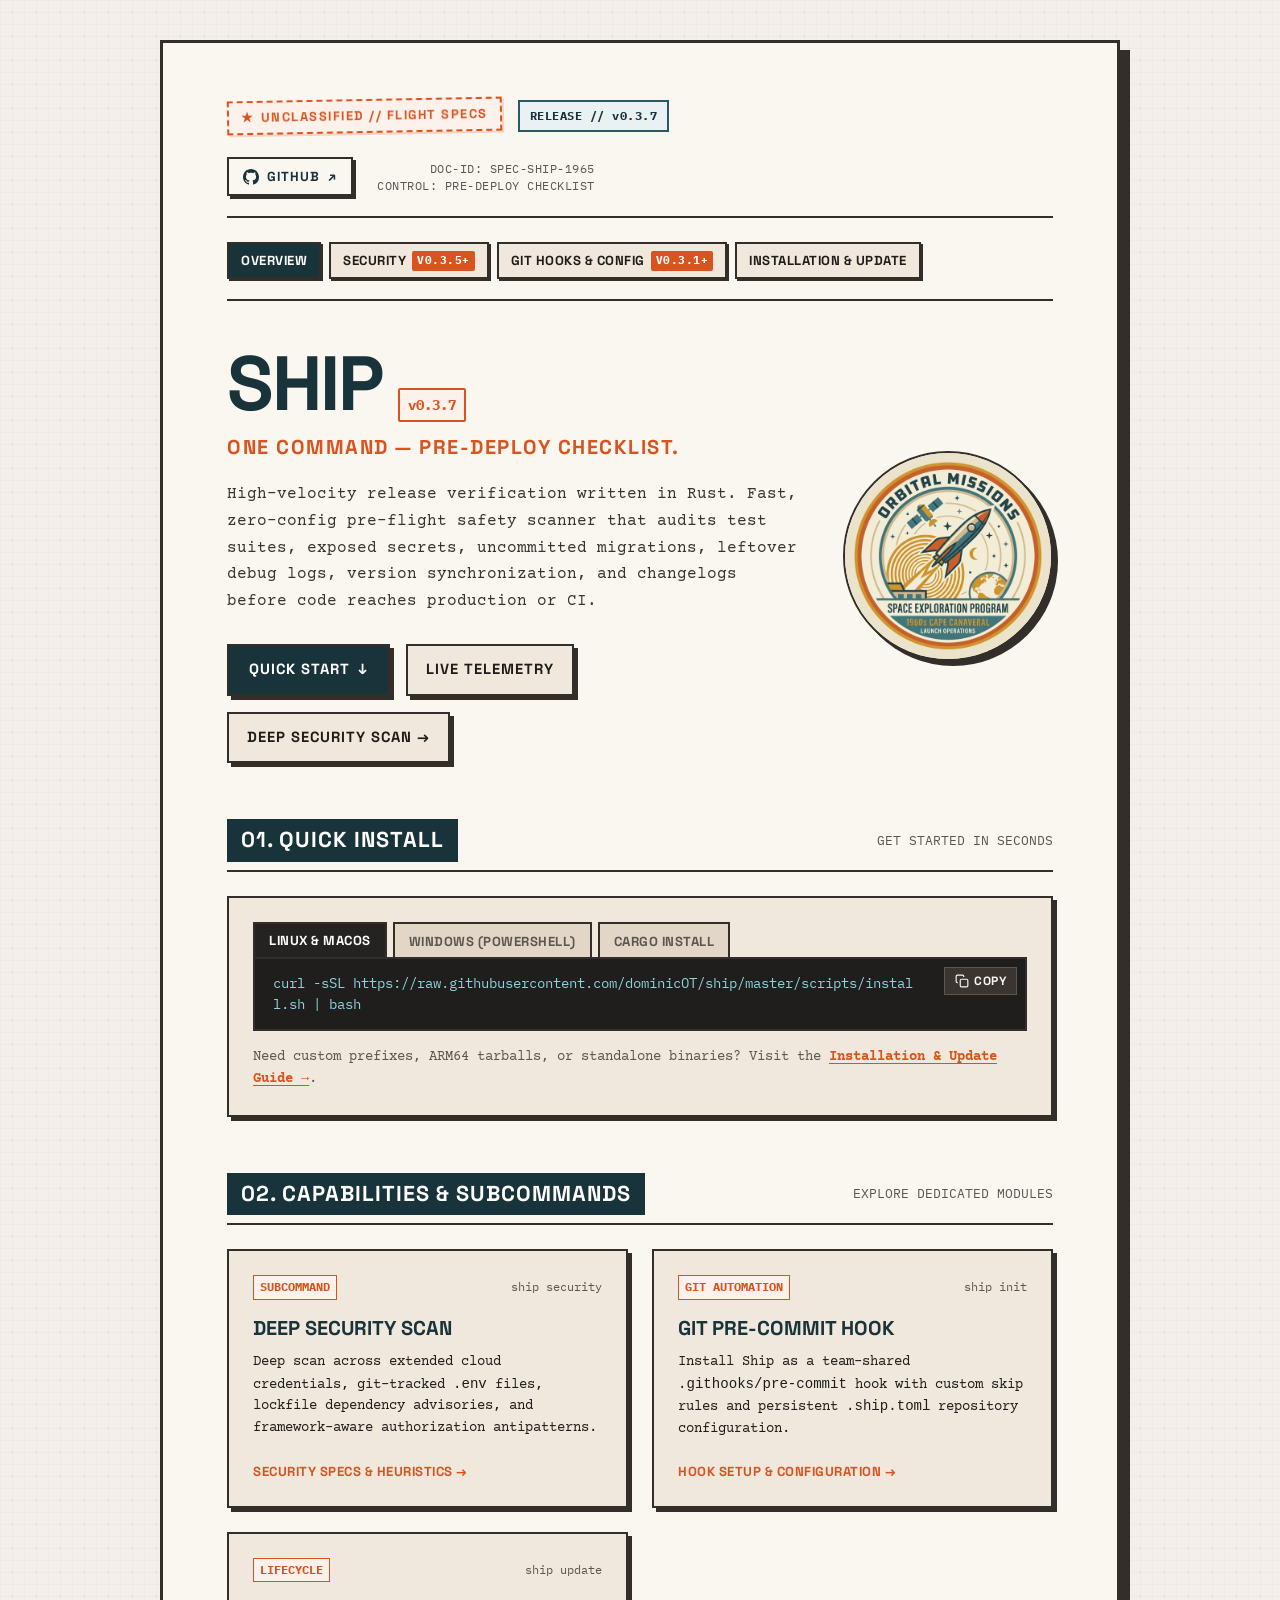
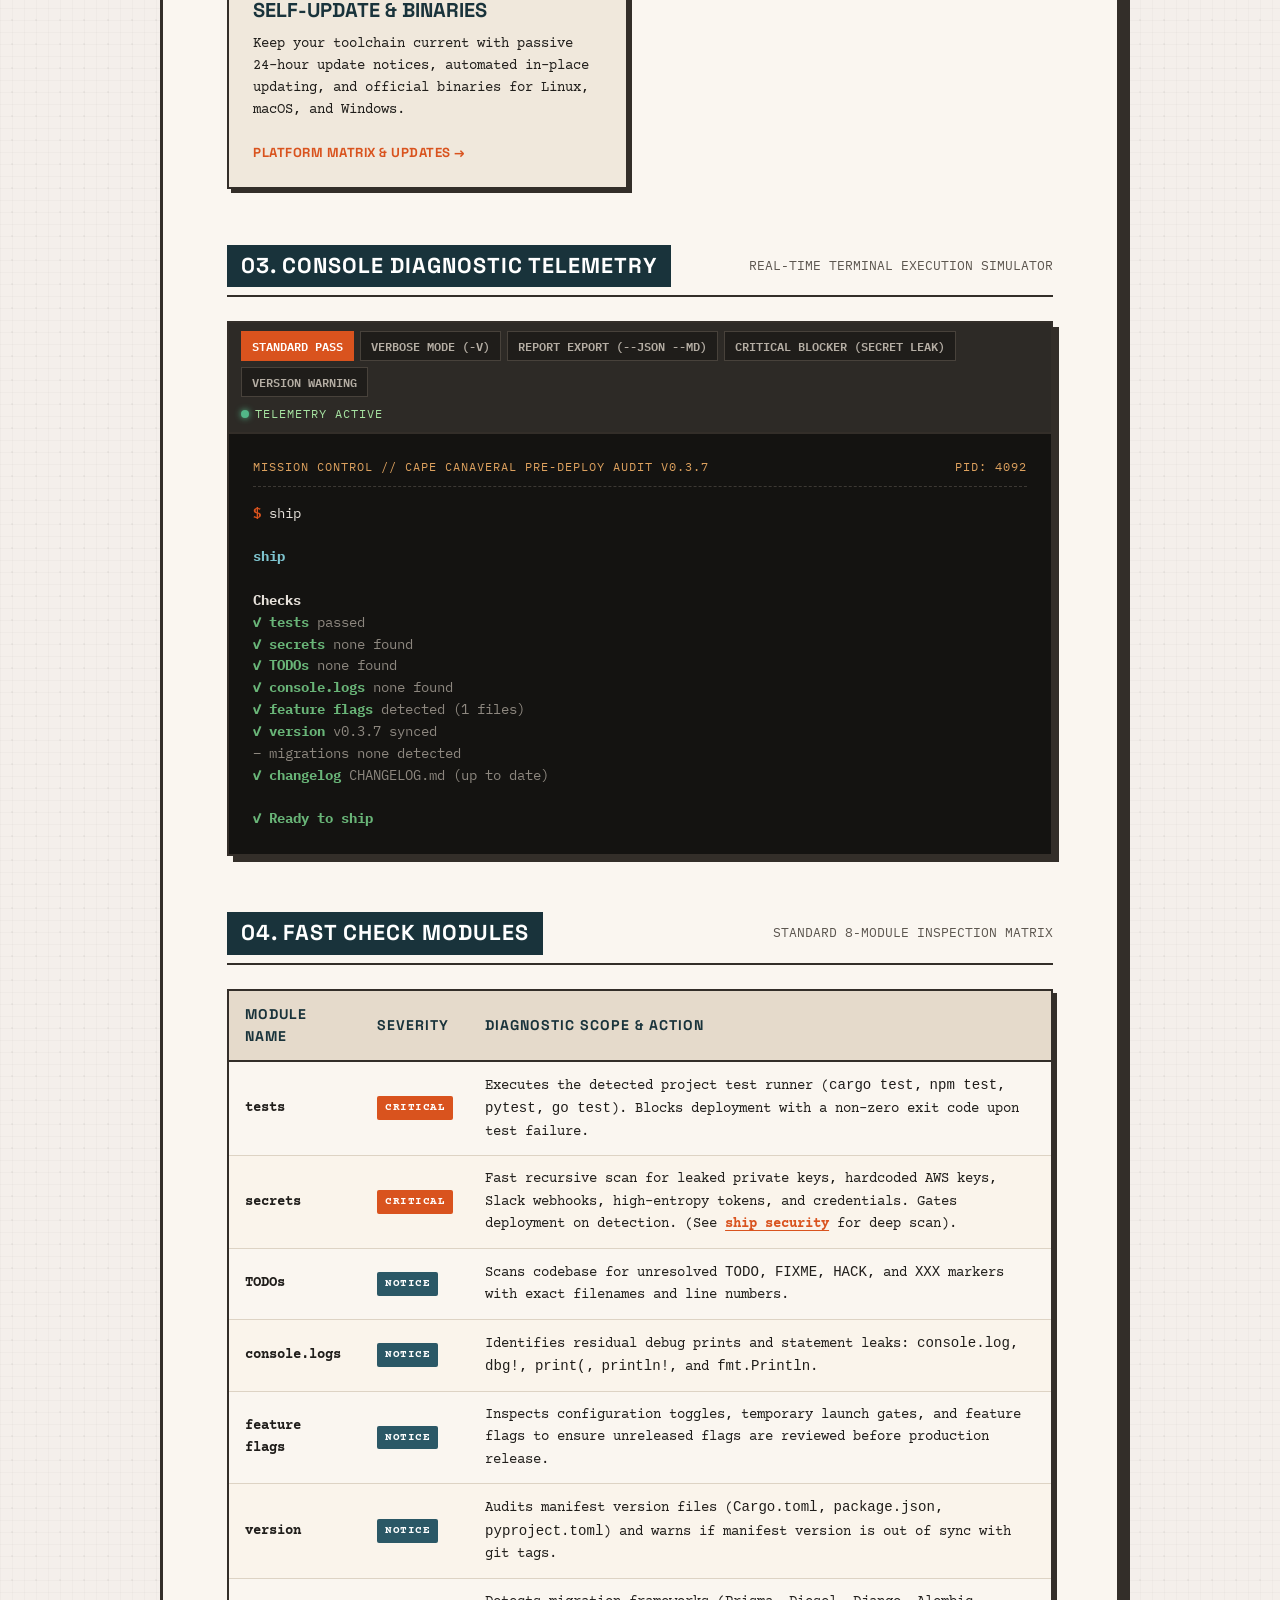
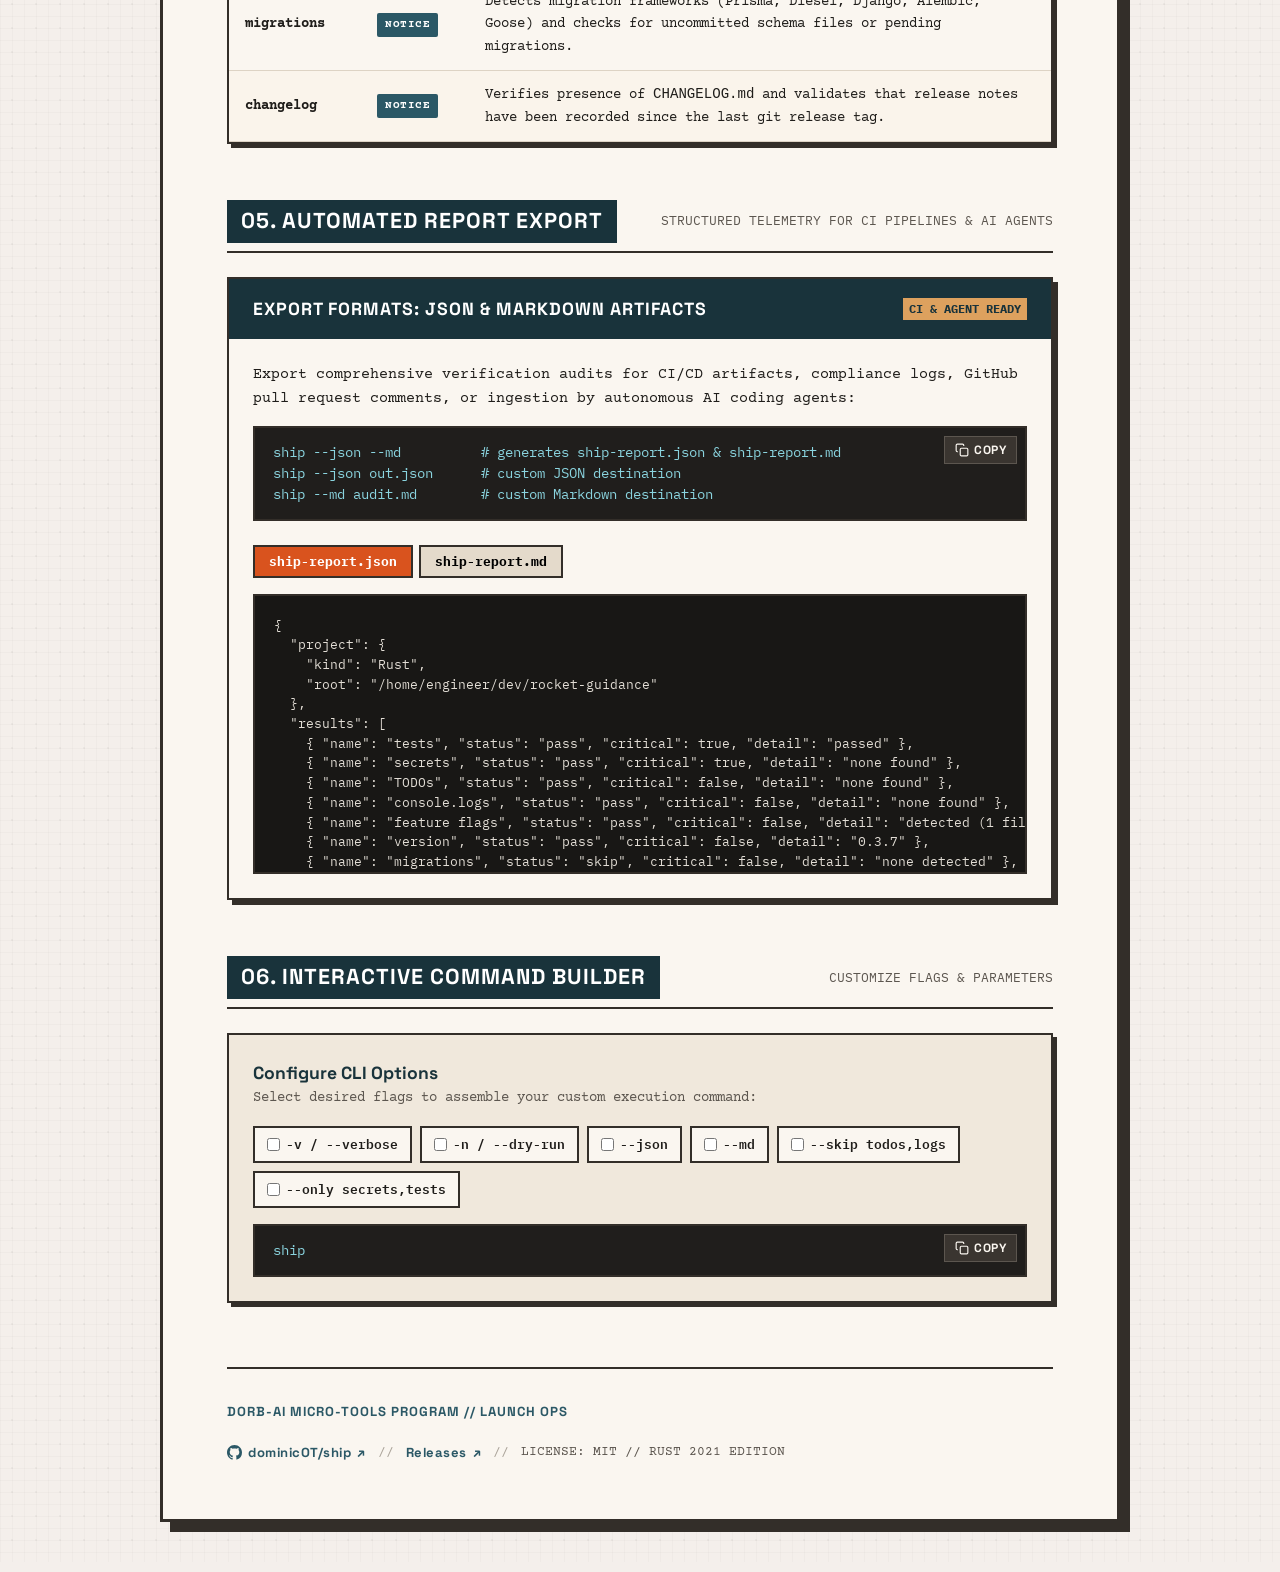
<file: web/index.html>
<!DOCTYPE html>
<html lang="en">
<head>
  <meta charset="UTF-8">
  <meta name="viewport" content="width=device-width, initial-scale=1.0">
  <title>SHIP — Pre-Flight Checklist CLI for Fast & Safe Deploys</title>
  <meta name="description" content="Ship is a fast pre-deploy checklist CLI written in Rust. Audit tests, secrets, TODOs, debug logs, feature flags, versions, migrations, and changelogs with JSON & Markdown export support.">
  
  <!-- Fonts -->
  <link rel="preconnect" href="https://fonts.googleapis.com">
  <link rel="preconnect" href="https://fonts.gstatic.com" crossorigin>
  <link href="https://fonts.googleapis.com/css2?family=Courier+Prime:ital,wght@0,400;0,700;1,400&family=IBM+Plex+Mono:ital,wght@0,400;0,500;0,600;0,700;1,400&family=Space+Grotesk:wght@500;600;700&display=swap" rel="stylesheet">
  <link rel="stylesheet" href="style.css">
</head>
<body>

  <main class="manual-wrapper">
    
    <!-- Top Bar / Document Header -->
    <header class="top-bar">
      <div class="top-bar-left">
        <span class="classification-stamp">
          <span>★</span>
          <span>Unclassified // Flight Specs</span>
        </span>
        <span class="version-stamp">RELEASE // v0.3.7</span>
      </div>
      <div class="top-bar-right">
        <a href="https://github.com/dominicOT/ship" target="_blank" rel="noopener noreferrer" class="github-pill" title="View ship on GitHub">
          <svg class="gh-icon" width="16" height="16" viewBox="0 0 24 24" fill="currentColor">
            <path d="M12 0C5.37 0 0 5.37 0 12c0 5.31 3.435 9.795 8.205 11.385.6.105.825-.255.825-.57 0-.285-.015-1.23-.015-2.235-3.015.555-3.795-.735-4.035-1.41-.135-.345-.72-1.41-1.23-1.695-.42-.225-1.02-.78-.015-.795.945-.015 1.62.87 1.845 1.23 1.08 1.815 2.805 1.305 3.495.99.105-.78.42-1.305.765-1.605-2.67-.3-5.46-1.335-5.46-5.925 0-1.305.465-2.385 1.23-3.225-.12-.3-.54-1.53.12-3.18 0 0 1.005-.315 3.3 1.23.96-.27 1.98-.405 3-.405s2.04.135 3 .405c2.295-1.56 3.3-1.23 3.3-1.23.66 1.65.24 2.88.12 3.18.765.84 1.23 1.905 1.23 3.225 0 4.605-2.805 5.625-5.475 5.925.435.375.81 1.095.81 2.22 0 1.605-.015 2.895-.015 3.3 0 .315.225.69.825.57A12.02 12.02 0 0024 12c0-6.63-5.37-12-12-12z"/>
          </svg>
          <span>GitHub</span>
          <span>↗</span>
        </a>
        <div class="meta-spec">
          <div>DOC-ID: SPEC-SHIP-1965</div>
          <div>CONTROL: PRE-DEPLOY CHECKLIST</div>
        </div>
      </div>
    </header>

    <!-- Navigation Menu -->
    <nav class="nav-bar">
      <a href="index.html" class="nav-link active">Overview</a>
      <a href="security.html" class="nav-link">Security <span class="nav-badge">v0.3.5+</span></a>
      <a href="hooks.html" class="nav-link">Git Hooks & Config <span class="nav-badge">v0.3.1+</span></a>
      <a href="install.html" class="nav-link">Installation & Update</a>
    </nav>

    <!-- Hero Section -->
    <section class="hero-grid">
      <div>
        <div class="brand-title-wrap">
          <h1 class="brand-title">SHIP</h1>
          <span class="brand-version-badge">v0.3.7</span>
        </div>
        <div class="tagline">One command — pre-deploy checklist.</div>
        <p class="hero-desc">
          High-velocity release verification written in Rust. Fast, zero-config pre-flight safety scanner that audits test suites, exposed secrets, uncommitted migrations, leftover debug logs, version synchronization, and changelogs before code reaches production or CI.
        </p>
        <div class="hero-cta-group">
          <a href="#quick-start" class="btn-primary">
            <span>Quick Start</span>
            <span>↓</span>
          </a>
          <a href="#telemetry" class="btn-secondary">
            <span>Live Telemetry</span>
          </a>
          <a href="security.html" class="btn-secondary">
            <span>Deep Security Scan →</span>
          </a>
        </div>
      </div>
      <div>
        <img src="badge.png" alt="Cape Canaveral Mission Launch Patch" class="badge-img">
      </div>
    </section>

    <!-- Quick Start Bar -->
    <div class="section-header" id="quick-start">
      <div class="section-title">01. Quick Install</div>
      <div class="section-subtitle">Get Started in Seconds</div>
    </div>

    <section class="manual-card">
      <div class="install-tab-nav">
        <button class="tab-btn active" onclick="switchQuickTab('curl', this)">Linux & macOS</button>
        <button class="tab-btn" onclick="switchQuickTab('ps1', this)">Windows (PowerShell)</button>
        <button class="tab-btn" onclick="switchQuickTab('cargo', this)">Cargo Install</button>
      </div>

      <div class="code-container">
        <pre class="code-snippet" id="quick-install-display">curl -sSL https://raw.githubusercontent.com/dominicOT/ship/master/scripts/install.sh | bash</pre>
        <button class="copy-btn" onclick="copySnippet('quick-install-display', this)">
          <svg width="14" height="14" viewBox="0 0 24 24" fill="none" stroke="currentColor" stroke-width="2">
            <rect x="9" y="9" width="13" height="13" rx="2" ry="2"></rect>
            <path d="M5 15H4a2 2 0 0 1-2-2V4a2 2 0 0 1 2-2h9a2 2 0 0 1 2 2v1"></path>
          </svg>
          <span class="copy-text">COPY</span>
        </button>
      </div>

      <div class="install-footer-note">
        Need custom prefixes, ARM64 tarballs, or standalone binaries? Visit the <a href="install.html" class="manual-inline-link">Installation & Update Guide →</a>.
      </div>
    </section>

    <!-- Deep-Dive Feature Modules -->
    <div class="section-header">
      <div class="section-title">02. Capabilities & Subcommands</div>
      <div class="section-subtitle">Explore Dedicated Modules</div>
    </div>

    <div class="feature-callout-grid">
      <div class="feature-callout-card">
        <div>
          <div class="callout-header">
            <span class="callout-tag">SUBCOMMAND</span>
            <span style="font-family: var(--font-code); font-size: 0.75rem; color: var(--ink-muted);">ship security</span>
          </div>
          <h3 class="callout-title">Deep Security Scan</h3>
          <p class="callout-desc">
            Deep scan across extended cloud credentials, git-tracked <code>.env</code> files, lockfile dependency advisories, and framework-aware authorization antipatterns.
          </p>
        </div>
        <a href="security.html" class="callout-link">Security Specs & Heuristics →</a>
      </div>

      <div class="feature-callout-card">
        <div>
          <div class="callout-header">
            <span class="callout-tag">GIT AUTOMATION</span>
            <span style="font-family: var(--font-code); font-size: 0.75rem; color: var(--ink-muted);">ship init</span>
          </div>
          <h3 class="callout-title">Git Pre-Commit Hook</h3>
          <p class="callout-desc">
            Install Ship as a team-shared <code>.githooks/pre-commit</code> hook with custom skip rules and persistent <code>.ship.toml</code> repository configuration.
          </p>
        </div>
        <a href="hooks.html" class="callout-link">Hook Setup & Configuration →</a>
      </div>

      <div class="feature-callout-card">
        <div>
          <div class="callout-header">
            <span class="callout-tag">LIFECYCLE</span>
            <span style="font-family: var(--font-code); font-size: 0.75rem; color: var(--ink-muted);">ship update</span>
          </div>
          <h3 class="callout-title">Self-Update & Binaries</h3>
          <p class="callout-desc">
            Keep your toolchain current with passive 24-hour update notices, automated in-place updating, and official binaries for Linux, macOS, and Windows.
          </p>
        </div>
        <a href="install.html" class="callout-link">Platform Matrix & Updates →</a>
      </div>
    </div>

    <!-- 03. Console Diagnostic Telemetry -->
    <div class="section-header" id="telemetry">
      <div class="section-title">03. Console Diagnostic Telemetry</div>
      <div class="section-subtitle">Real-Time Terminal Execution Simulator</div>
    </div>

    <div class="terminal-wrapper">
      <div class="terminal-controls-bar">
        <div class="telemetry-tabs">
          <button class="sim-tab-btn active" onclick="switchSim('default', this)">Standard Pass</button>
          <button class="sim-tab-btn" onclick="switchSim('verbose', this)">Verbose Mode (-v)</button>
          <button class="sim-tab-btn" onclick="switchSim('export', this)">Report Export (--json --md)</button>
          <button class="sim-tab-btn" onclick="switchSim('failure', this)">Critical Blocker (Secret Leak)</button>
          <button class="sim-tab-btn" onclick="switchSim('warning', this)">Version Warning</button>
        </div>
        <div class="telemetry-status-light">
          <span class="status-dot"></span>
          <span>TELEMETRY ACTIVE</span>
        </div>
      </div>

      <div class="terminal-box" id="terminal-screen">
        <div class="terminal-header">
          <span>MISSION CONTROL // CAPE CANAVERAL PRE-DEPLOY AUDIT v0.3.7</span>
          <span>PID: 4092</span>
        </div>
        <div><span class="prompt">$</span> ship</div>
        <br>
        <div class="text-cyan">ship</div>
        <br>
        <div class="text-bold">Checks</div>
        <div>  <span class="check-pass">✓</span> <span class="check-pass">tests</span>          <span class="text-dim">passed</span></div>
        <div>  <span class="check-pass">✓</span> <span class="check-pass">secrets</span>        <span class="text-dim">none found</span></div>
        <div>  <span class="check-pass">✓</span> <span class="check-pass">TODOs</span>          <span class="text-dim">none found</span></div>
        <div>  <span class="check-pass">✓</span> <span class="check-pass">console.logs</span>   <span class="text-dim">none found</span></div>
        <div>  <span class="check-pass">✓</span> <span class="check-pass">feature flags</span>  <span class="text-dim">detected (1 files)</span></div>
        <div>  <span class="check-pass">✓</span> <span class="check-pass">version</span>        <span class="text-dim">v0.3.7 synced</span></div>
        <div>  <span class="check-skip">–</span> <span class="check-skip">migrations</span>     <span class="text-dim">none detected</span></div>
        <div>  <span class="check-pass">✓</span> <span class="check-pass">changelog</span>      <span class="text-dim">CHANGELOG.md (up to date)</span></div>
        <br>
        <div class="check-pass">✓ Ready to ship</div>
      </div>
    </div>

    <!-- 04. Automated Diagnostic Protocols Matrix -->
    <div class="section-header">
      <div class="section-title">04. Fast Check Modules</div>
      <div class="section-subtitle">Standard 8-Module Inspection Matrix</div>
    </div>

    <div class="table-container">
      <table class="spec-table">
        <thead>
          <tr>
            <th>Module Name</th>
            <th>Severity</th>
            <th>Diagnostic Scope & Action</th>
          </tr>
        </thead>
        <tbody>
          <tr>
            <td><strong>tests</strong></td>
            <td><span class="badge-critical">CRITICAL</span></td>
            <td>Executes the detected project test runner (<code>cargo test</code>, <code>npm test</code>, <code>pytest</code>, <code>go test</code>). Blocks deployment with a non-zero exit code upon test failure.</td>
          </tr>
          <tr>
            <td><strong>secrets</strong></td>
            <td><span class="badge-critical">CRITICAL</span></td>
            <td>Fast recursive scan for leaked private keys, hardcoded AWS keys, Slack webhooks, high-entropy tokens, and credentials. Gates deployment on detection. (See <a href="security.html" class="manual-inline-link">ship security</a> for deep scan).</td>
          </tr>
          <tr>
            <td><strong>TODOs</strong></td>
            <td><span class="badge-normal">NOTICE</span></td>
            <td>Scans codebase for unresolved <code>TODO</code>, <code>FIXME</code>, <code>HACK</code>, and <code>XXX</code> markers with exact filenames and line numbers.</td>
          </tr>
          <tr>
            <td><strong>console.logs</strong></td>
            <td><span class="badge-normal">NOTICE</span></td>
            <td>Identifies residual debug prints and statement leaks: <code>console.log</code>, <code>dbg!</code>, <code>print(</code>, <code>println!</code>, and <code>fmt.Println</code>.</td>
          </tr>
          <tr>
            <td><strong>feature flags</strong></td>
            <td><span class="badge-normal">NOTICE</span></td>
            <td>Inspects configuration toggles, temporary launch gates, and feature flags to ensure unreleased flags are reviewed before production release.</td>
          </tr>
          <tr>
            <td><strong>version</strong></td>
            <td><span class="badge-normal">NOTICE</span></td>
            <td>Audits manifest version files (<code>Cargo.toml</code>, <code>package.json</code>, <code>pyproject.toml</code>) and warns if manifest version is out of sync with git tags.</td>
          </tr>
          <tr>
            <td><strong>migrations</strong></td>
            <td><span class="badge-normal">NOTICE</span></td>
            <td>Detects migration frameworks (Prisma, Diesel, Django, Alembic, Goose) and checks for uncommitted schema files or pending migrations.</td>
          </tr>
          <tr>
            <td><strong>changelog</strong></td>
            <td><span class="badge-normal">NOTICE</span></td>
            <td>Verifies presence of <code>CHANGELOG.md</code> and validates that release notes have been recorded since the last git release tag.</td>
          </tr>
        </tbody>
      </table>
    </div>

    <!-- 05. Report Export Engine -->
    <div class="section-header">
      <div class="section-title">05. Automated Report Export</div>
      <div class="section-subtitle">Structured Telemetry for CI Pipelines & AI Agents</div>
    </div>

    <section class="export-showcase-box">
      <div class="export-top-banner">
        <div class="export-top-title">
          <span>Export Formats: JSON & Markdown Artifacts</span>
        </div>
        <span class="export-badge">CI & AGENT READY</span>
      </div>

      <div class="export-body">
        <p style="margin-bottom: 1rem; font-size: 0.92rem; color: var(--ink);">
          Export comprehensive verification audits for CI/CD artifacts, compliance logs, GitHub pull request comments, or ingestion by autonomous AI coding agents:
        </p>

        <div class="code-container" style="margin-bottom: 1.5rem;">
          <pre class="code-snippet" id="export-cmd-snippet">ship --json --md          # generates ship-report.json & ship-report.md
ship --json out.json      # custom JSON destination
ship --md audit.md        # custom Markdown destination</pre>
          <button class="copy-btn" onclick="copySnippet('export-cmd-snippet', this)">
            <svg width="14" height="14" viewBox="0 0 24 24" fill="none" stroke="currentColor" stroke-width="2">
              <rect x="9" y="9" width="13" height="13" rx="2" ry="2"></rect>
              <path d="M5 15H4a2 2 0 0 1-2-2V4a2 2 0 0 1 2-2h9a2 2 0 0 1 2 2v1"></path>
            </svg>
            <span class="copy-text">COPY</span>
          </button>
        </div>

        <div class="export-tabs-nav">
          <button class="export-tab-btn active" onclick="switchExportTab('json', this)">ship-report.json</button>
          <button class="export-tab-btn" onclick="switchExportTab('md', this)">ship-report.md</button>
        </div>

        <pre class="export-preview-content" id="export-preview-display">{
  "project": {
    "kind": "Rust",
    "root": "/home/engineer/dev/rocket-guidance"
  },
  "results": [
    { "name": "tests", "status": "pass", "critical": true, "detail": "passed" },
    { "name": "secrets", "status": "pass", "critical": true, "detail": "none found" },
    { "name": "TODOs", "status": "pass", "critical": false, "detail": "none found" },
    { "name": "console.logs", "status": "pass", "critical": false, "detail": "none found" },
    { "name": "feature flags", "status": "pass", "critical": false, "detail": "detected (1 files)" },
    { "name": "version", "status": "pass", "critical": false, "detail": "0.3.7" },
    { "name": "migrations", "status": "skip", "critical": false, "detail": "none detected" },
    { "name": "changelog", "status": "pass", "critical": false, "detail": "CHANGELOG.md (up to date)" }
  ]
}</pre>
      </div>
    </section>

    <!-- 06. Interactive CLI Command Generator -->
    <div class="section-header">
      <div class="section-title">06. Interactive Command Builder</div>
      <div class="section-subtitle">Customize Flags & Parameters</div>
    </div>

    <section class="builder-card">
      <h3 style="color: var(--dark-teal); font-family: var(--font-header);">Configure CLI Options</h3>
      <p style="font-size: 0.88rem; color: var(--ink-muted);">Select desired flags to assemble your custom execution command:</p>

      <div class="flag-pills-wrap">
        <label class="flag-toggle-label" id="lbl-verbose">
          <input type="checkbox" id="chk-verbose" onchange="updateCommandBuilder()">
          <span>-v / --verbose</span>
        </label>
        <label class="flag-toggle-label" id="lbl-dry-run">
          <input type="checkbox" id="chk-dry-run" onchange="updateCommandBuilder()">
          <span>-n / --dry-run</span>
        </label>
        <label class="flag-toggle-label" id="lbl-json">
          <input type="checkbox" id="chk-json" onchange="updateCommandBuilder()">
          <span>--json</span>
        </label>
        <label class="flag-toggle-label" id="lbl-md">
          <input type="checkbox" id="chk-md" onchange="updateCommandBuilder()">
          <span>--md</span>
        </label>
        <label class="flag-toggle-label" id="lbl-skip">
          <input type="checkbox" id="chk-skip" onchange="updateCommandBuilder()">
          <span>--skip todos,logs</span>
        </label>
        <label class="flag-toggle-label" id="lbl-only">
          <input type="checkbox" id="chk-only" onchange="updateCommandBuilder()">
          <span>--only secrets,tests</span>
        </label>
      </div>

      <div class="flag-output-box">
        <pre class="code-snippet" id="generated-command">ship</pre>
        <button class="copy-btn" onclick="copySnippet('generated-command', this)">
          <svg width="14" height="14" viewBox="0 0 24 24" fill="none" stroke="currentColor" stroke-width="2">
            <rect x="9" y="9" width="13" height="13" rx="2" ry="2"></rect>
            <path d="M5 15H4a2 2 0 0 1-2-2V4a2 2 0 0 1 2-2h9a2 2 0 0 1 2 2v1"></path>
          </svg>
          <span class="copy-text">COPY</span>
        </button>
      </div>
    </section>

    <!-- Document Footer -->
    <footer class="manual-footer">
      <div class="footer-stamp">DORB-AI MICRO-TOOLS PROGRAM // LAUNCH OPS</div>
      <div class="footer-links">
        <a href="https://github.com/dominicOT/ship" target="_blank" rel="noopener noreferrer" class="footer-link">
          <svg class="gh-icon" width="15" height="15" viewBox="0 0 24 24" fill="currentColor">
            <path d="M12 0C5.37 0 0 5.37 0 12c0 5.31 3.435 9.795 8.205 11.385.6.105.825-.255.825-.57 0-.285-.015-1.23-.015-2.235-3.015.555-3.795-.735-4.035-1.41-.135-.345-.72-1.41-1.23-1.695-.42-.225-1.02-.78-.015-.795.945-.015 1.62.87 1.845 1.23 1.08 1.815 2.805 1.305 3.495.99.105-.78.42-1.305.765-1.605-2.67-.3-5.46-1.335-5.46-5.925 0-1.305.465-2.385 1.23-3.225-.12-.3-.54-1.53.12-3.18 0 0 1.005-.315 3.3 1.23.96-.27 1.98-.405 3-.405s2.04.135 3 .405c2.295-1.56 3.3-1.23 3.3-1.23.66 1.65.24 2.88.12 3.18.765.84 1.23 1.905 1.23 3.225 0 4.605-2.805 5.625-5.475 5.925.435.375.81 1.095.81 2.22 0 1.605-.015 2.895-.015 3.3 0 .315.225.69.825.57A12.02 12.02 0 0024 12c0-6.63-5.37-12-12-12z"/>
          </svg>
          <span>dominicOT/ship</span>
          <span>↗</span>
        </a>
        <span class="footer-divider">//</span>
        <a href="https://github.com/dominicOT/ship/releases" target="_blank" rel="noopener noreferrer" class="footer-link">
          <span>Releases</span>
          <span>↗</span>
        </a>
        <span class="footer-divider">//</span>
        <span>LICENSE: MIT // RUST 2021 EDITION</span>
      </div>
    </footer>

  </main>

  <script>
    // Quick Install Tab Switcher
    const quickSnippets = {
      curl: 'curl -sSL https://raw.githubusercontent.com/dominicOT/ship/master/scripts/install.sh | bash',
      ps1: 'irm https://raw.githubusercontent.com/dominicOT/ship/master/scripts/install.ps1 | iex',
      cargo: 'cargo install --git https://github.com/dominicOT/ship'
    };

    function switchQuickTab(key, btn) {
      document.querySelectorAll('.install-tab-nav .tab-btn').forEach(b => b.classList.remove('active'));
      btn.classList.add('active');
      document.getElementById('quick-install-display').textContent = quickSnippets[key];
    }

    // Terminal Simulation Data
    const simScenarios = {
      default: `
<div class="terminal-header">
  <span>MISSION CONTROL // CAPE CANAVERAL PRE-DEPLOY AUDIT v0.3.7</span>
  <span>PID: 4092</span>
</div>
<div><span class="prompt">$</span> ship</div>
<br>
<div class="text-cyan">ship</div>
<br>
<div class="text-bold">Checks</div>
<div>  <span class="check-pass">✓</span> <span class="check-pass">tests</span>          <span class="text-dim">passed</span></div>
<div>  <span class="check-pass">✓</span> <span class="check-pass">secrets</span>        <span class="text-dim">none found</span></div>
<div>  <span class="check-pass">✓</span> <span class="check-pass">TODOs</span>          <span class="text-dim">none found</span></div>
<div>  <span class="check-pass">✓</span> <span class="check-pass">console.logs</span>   <span class="text-dim">none found</span></div>
<div>  <span class="check-pass">✓</span> <span class="check-pass">feature flags</span>  <span class="text-dim">detected (1 files)</span></div>
<div>  <span class="check-pass">✓</span> <span class="check-pass">version</span>        <span class="text-dim">v0.3.7 synced</span></div>
<div>  <span class="check-skip">–</span> <span class="check-skip">migrations</span>     <span class="text-dim">none detected</span></div>
<div>  <span class="check-pass">✓</span> <span class="check-pass">changelog</span>      <span class="text-dim">CHANGELOG.md (up to date)</span></div>
<br>
<div class="check-pass">✓ Ready to ship</div>
`,
      verbose: `
<div class="terminal-header">
  <span>MISSION CONTROL // CAPE CANAVERAL PRE-DEPLOY AUDIT v0.3.7 [VERBOSE]</span>
  <span>PID: 4108</span>
</div>
<div><span class="prompt">$</span> ship -v</div>
<br>
<div class="text-cyan">ship</div>
<br>
<div class="text-bold">Checks</div>
<div class="text-dim">  Project type: Rust</div>
<div class="text-dim">  Root: /home/engineer/dev/space-probe</div>
<br>
<div>  <span class="check-pass">✓</span> <span class="check-pass">tests</span>          <span class="text-dim">passed (cargo test)</span></div>
<div>  <span class="check-pass">✓</span> <span class="check-pass">secrets</span>        <span class="text-dim">scanned 48 source files, 0 matches</span></div>
<div>  <span class="check-pass">✓</span> <span class="check-pass">TODOs</span>          <span class="text-dim">0 unresolved annotations</span></div>
<div>  <span class="check-pass">✓</span> <span class="check-pass">console.logs</span>   <span class="text-dim">no debug print statements found</span></div>
<div>  <span class="check-pass">✓</span> <span class="check-pass">feature flags</span>  <span class="text-dim">detected (src/flags.rs)</span></div>
<div>  <span class="check-pass">✓</span> <span class="check-pass">version</span>        <span class="text-dim">Cargo.toml=0.3.7 matches tag=v0.3.7</span></div>
<div>  <span class="check-skip">–</span> <span class="check-skip">migrations</span>     <span class="text-dim">none detected</span></div>
<div>  <span class="check-pass">✓</span> <span class="check-pass">changelog</span>      <span class="text-dim">CHANGELOG.md (updated for v0.3.7 release)</span></div>
<br>
<div class="check-pass">✓ Ready to ship</div>
`,
      export: `
<div class="terminal-header">
  <span>MISSION CONTROL // CAPE CANAVERAL REPORT EXPORT v0.3.7</span>
  <span>PID: 4125</span>
</div>
<div><span class="prompt">$</span> ship --json --md</div>
<br>
<div class="text-cyan">ship</div>
<br>
<div class="text-bold">Checks</div>
<div>  <span class="check-pass">✓</span> <span class="check-pass">tests</span>          <span class="text-dim">passed</span></div>
<div>  <span class="check-pass">✓</span> <span class="check-pass">secrets</span>        <span class="text-dim">none found</span></div>
<div>  <span class="check-pass">✓</span> <span class="check-pass">TODOs</span>          <span class="text-dim">none found</span></div>
<div>  <span class="check-pass">✓</span> <span class="check-pass">console.logs</span>   <span class="text-dim">none found</span></div>
<div>  <span class="check-pass">✓</span> <span class="check-pass">feature flags</span>  <span class="text-dim">detected (1 files)</span></div>
<div>  <span class="check-pass">✓</span> <span class="check-pass">version</span>        <span class="text-dim">v0.3.7</span></div>
<div>  <span class="check-skip">–</span> <span class="check-skip">migrations</span>     <span class="text-dim">none detected</span></div>
<div>  <span class="check-pass">✓</span> <span class="check-pass">changelog</span>      <span class="text-dim">CHANGELOG.md (up to date)</span></div>
<br>
<div style="color: #7EC4CF;">Wrote JSON report to ship-report.json</div>
<div style="color: #7EC4CF;">Wrote Markdown report to ship-report.md</div>
<br>
<div class="check-pass">✓ Ready to ship</div>
`,
      failure: `
<div class="terminal-header">
  <span>MISSION CONTROL // CRITICAL SECURITY VIOLATION v0.3.7</span>
  <span>PID: 4190</span>
</div>
<div><span class="prompt">$</span> ship</div>
<br>
<div class="text-cyan">ship</div>
<br>
<div class="text-bold">Checks</div>
<div>  <span class="check-pass">✓</span> <span class="check-pass">tests</span>          <span class="text-dim">passed</span></div>
<div>  <span class="check-fail">✗</span> <span class="check-fail">secrets</span>        <span class="text-dim">1 found</span></div>
<div class="text-dim">      src/config.rs:42  const AWS_SECRET_KEY = "AKIAIOSFODNN7EXAMPLE..."</div>
<div>  <span class="check-pass">✓</span> <span class="check-pass">TODOs</span>          <span class="text-dim">none found</span></div>
<div>  <span class="check-pass">✓</span> <span class="check-pass">console.logs</span>   <span class="text-dim">none found</span></div>
<div>  <span class="check-pass">✓</span> <span class="check-pass">feature flags</span>  <span class="text-dim">detected (1 files)</span></div>
<div>  <span class="check-pass">✓</span> <span class="check-pass">version</span>        <span class="text-dim">v0.3.7</span></div>
<div>  <span class="check-skip">–</span> <span class="check-skip">migrations</span>     <span class="text-dim">none detected</span></div>
<div>  <span class="check-pass">✓</span> <span class="check-pass">changelog</span>      <span class="text-dim">CHANGELOG.md (up to date)</span></div>
<br>
<div class="check-fail">✗ Not ready to ship</div>
<div class="text-dim" style="font-size: 0.8rem; margin-top: 0.3rem;">[Process terminated with exit code 1. Deployment aborted.]</div>
`,
      warning: `
<div class="terminal-header">
  <span>MISSION CONTROL // NON-CRITICAL NOTICE v0.3.7</span>
  <span>PID: 4212</span>
</div>
<div><span class="prompt">$</span> ship</div>
<br>
<div class="text-cyan">ship</div>
<br>
<div class="text-bold">Checks</div>
<div>  <span class="check-pass">✓</span> <span class="check-pass">tests</span>          <span class="text-dim">passed</span></div>
<div>  <span class="check-pass">✓</span> <span class="check-pass">secrets</span>        <span class="text-dim">none found</span></div>
<div>  <span class="check-warn">!</span> <span class="check-warn">TODOs</span>          <span class="text-dim">2 found</span></div>
<div class="text-dim">      src/api.rs:18  TODO: implement retry logic for connection timeout</div>
<div>  <span class="check-pass">✓</span> <span class="check-pass">console.logs</span>   <span class="text-dim">none found</span></div>
<div>  <span class="check-pass">✓</span> <span class="check-pass">feature flags</span>  <span class="text-dim">detected (1 files)</span></div>
<div>  <span class="check-warn">!</span> <span class="check-warn">version</span>        <span class="text-dim">package=0.3.0 tag=v0.3.7</span></div>
<div>  <span class="check-skip">–</span> <span class="check-skip">migrations</span>     <span class="text-dim">none detected</span></div>
<div>  <span class="check-pass">✓</span> <span class="check-pass">changelog</span>      <span class="text-dim">CHANGELOG.md (up to date)</span></div>
<br>
<div class="check-warn">⚠ Ready with warnings</div>
`
    };

    function switchSim(key, btn) {
      document.querySelectorAll('.telemetry-tabs .sim-tab-btn').forEach(b => b.classList.remove('active'));
      btn.classList.add('active');
      document.getElementById('terminal-screen').innerHTML = simScenarios[key];
    }

    // Export Tab Switcher
    const exportSnippets = {
      json: `{
  "project": {
    "kind": "Rust",
    "root": "/home/engineer/dev/rocket-guidance"
  },
  "results": [
    { "name": "tests", "status": "pass", "critical": true, "detail": "passed" },
    { "name": "secrets", "status": "pass", "critical": true, "detail": "none found" },
    { "name": "TODOs", "status": "pass", "critical": false, "detail": "none found" },
    { "name": "console.logs", "status": "pass", "critical": false, "detail": "none found" },
    { "name": "feature flags", "status": "pass", "critical": false, "detail": "detected (1 files)" },
    { "name": "version", "status": "pass", "critical": false, "detail": "0.3.7" },
    { "name": "migrations", "status": "skip", "critical": false, "detail": "none detected" },
    { "name": "changelog", "status": "pass", "critical": false, "detail": "CHANGELOG.md (up to date)" }
  ]
}`,
      md: `# ship report

**Project:** Rust
**Root:** /home/engineer/dev/rocket-guidance

## Checks

- **tests** — pass (passed)
- **secrets** — pass (none found)
- **TODOs** — pass (none found)
- **console.logs** — pass (none found)
- **feature flags** — pass (detected in 1 files)
- **version** — pass (0.3.7)
- **migrations** — skip (none detected)
- **changelog** — pass (CHANGELOG.md up to date)

✓ Ready to ship`
    };

    function switchExportTab(key, btn) {
      document.querySelectorAll('.export-tabs-nav .export-tab-btn').forEach(b => b.classList.remove('active'));
      btn.classList.add('active');
      document.getElementById('export-preview-display').textContent = exportSnippets[key];
    }

    // Command Builder
    function updateCommandBuilder() {
      const isVerbose = document.getElementById('chk-verbose').checked;
      const isDryRun = document.getElementById('chk-dry-run').checked;
      const isJson = document.getElementById('chk-json').checked;
      const isMd = document.getElementById('chk-md').checked;
      const isSkip = document.getElementById('chk-skip').checked;
      const isOnly = document.getElementById('chk-only').checked;

      document.getElementById('lbl-verbose').classList.toggle('active', isVerbose);
      document.getElementById('lbl-dry-run').classList.toggle('active', isDryRun);
      document.getElementById('lbl-json').classList.toggle('active', isJson);
      document.getElementById('lbl-md').classList.toggle('active', isMd);
      document.getElementById('lbl-skip').classList.toggle('active', isSkip);
      document.getElementById('lbl-only').classList.toggle('active', isOnly);

      let parts = ['ship'];
      if (isVerbose) parts.push('-v');
      if (isDryRun) parts.push('-n');
      if (isJson) parts.push('--json');
      if (isMd) parts.push('--md');
      if (isSkip) parts.push('--skip todos,logs');
      if (isOnly) parts.push('--only secrets,tests');

      document.getElementById('generated-command').textContent = parts.join(' ');
    }

    // Generic Copy to Clipboard Helper
    function copySnippet(elementId, btn) {
      const text = document.getElementById(elementId).textContent.trim();
      navigator.clipboard.writeText(text).then(() => {
        const textSpan = btn.querySelector('.copy-text');
        const orig = textSpan.textContent;
        btn.classList.add('copied');
        textSpan.textContent = 'COPIED 0x00';
        setTimeout(() => {
          btn.classList.remove('copied');
          textSpan.textContent = orig;
        }, 2000);
      });
    }
  </script>

</body>
</html>
</file>
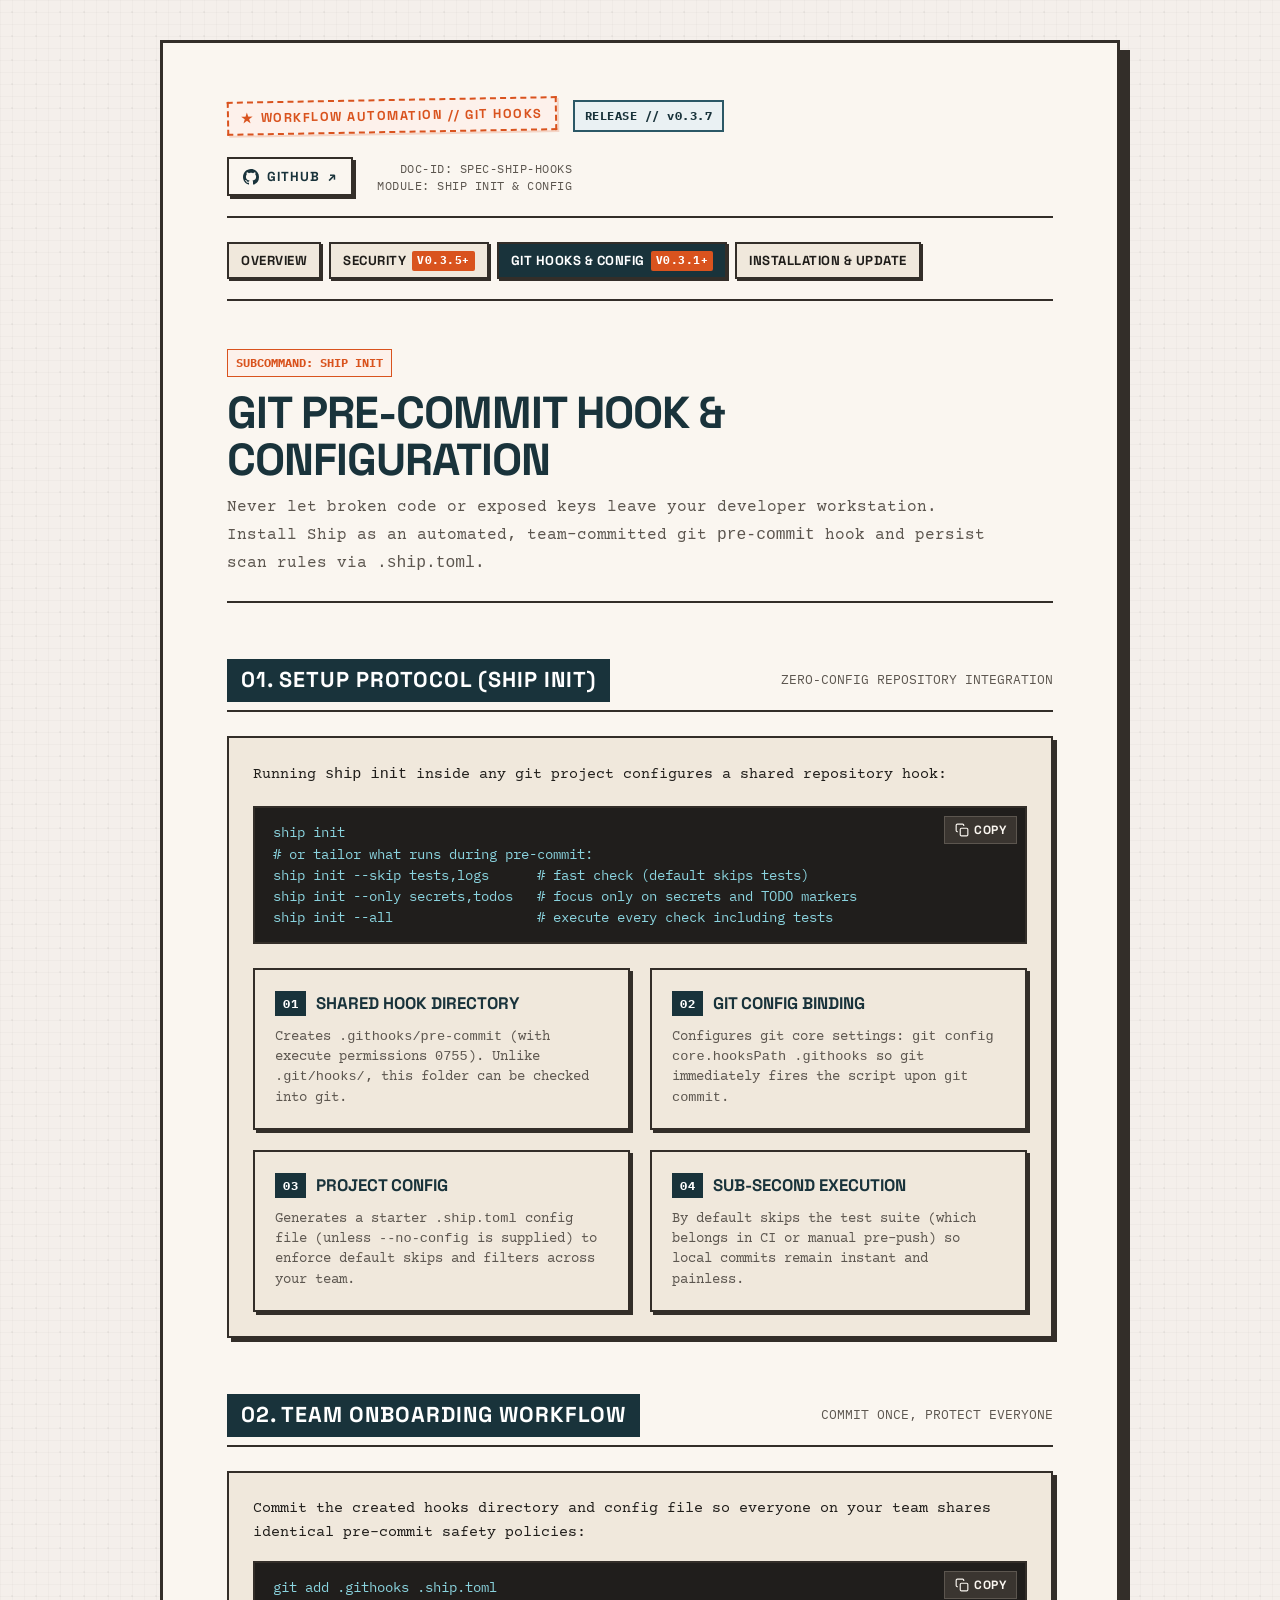
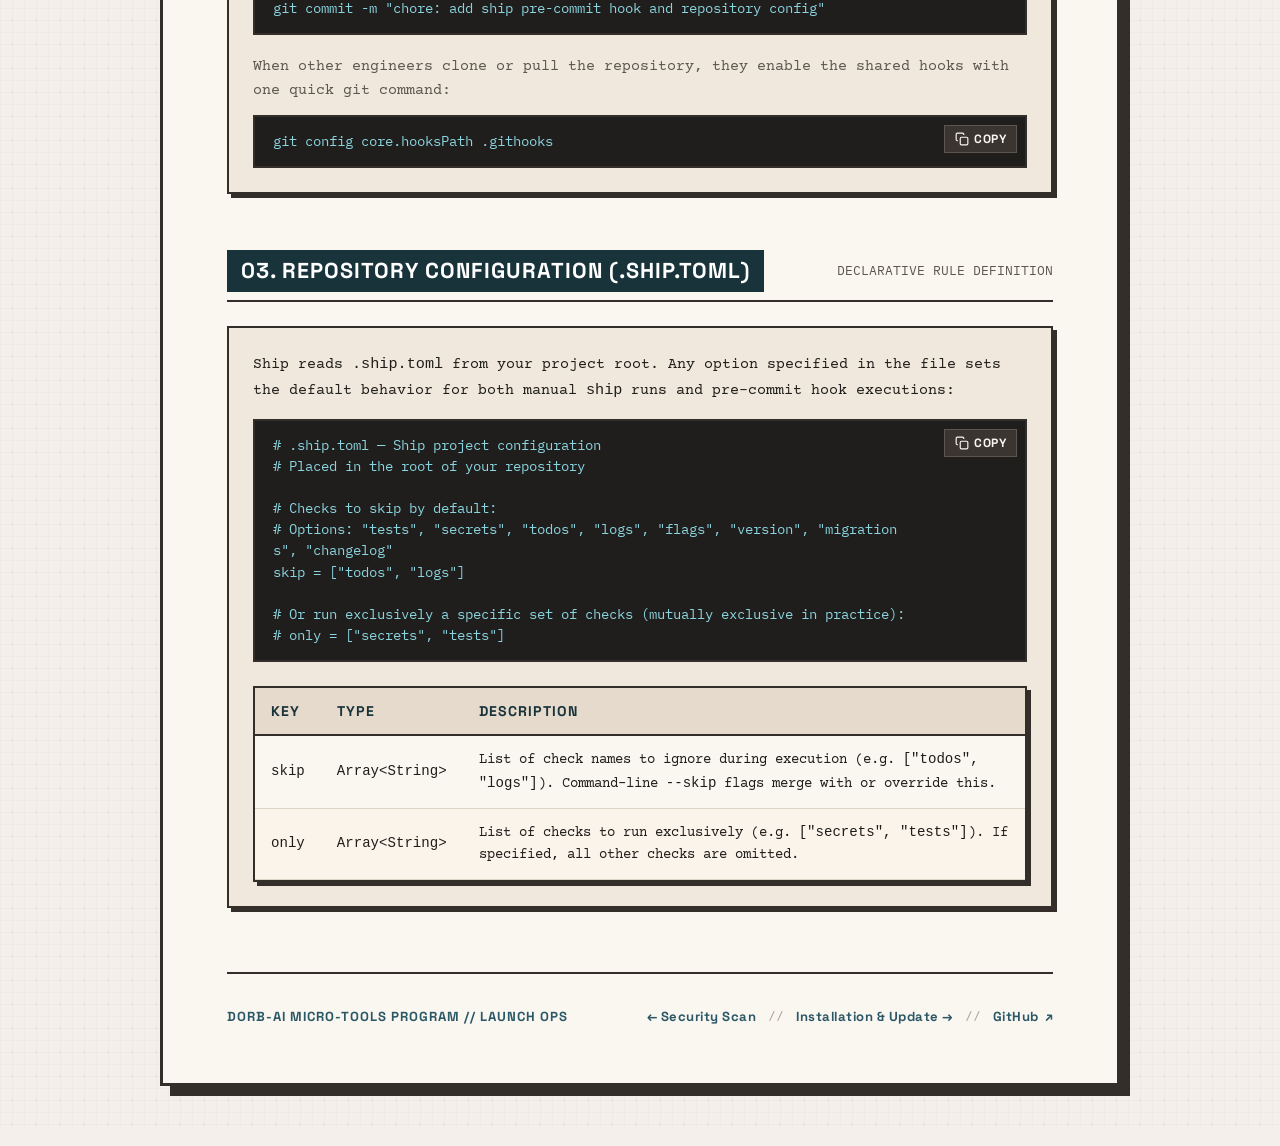
<file: web/hooks.html>
<!DOCTYPE html>
<html lang="en">
<head>
  <meta charset="UTF-8">
  <meta name="viewport" content="width=device-width, initial-scale=1.0">
  <title>Git Hooks & Configuration — SHIP Mission Manual</title>
  <meta name="description" content="Automate pre-commit verification with 'ship init', team-shared .githooks, and project-level .ship.toml configuration.">
  
  <link rel="preconnect" href="https://fonts.googleapis.com">
  <link rel="preconnect" href="https://fonts.gstatic.com" crossorigin>
  <link href="https://fonts.googleapis.com/css2?family=Courier+Prime:ital,wght@0,400;0,700;1,400&family=IBM+Plex+Mono:ital,wght@0,400;0,500;0,600;0,700;1,400&family=Space+Grotesk:wght@500;600;700&display=swap" rel="stylesheet">
  <link rel="stylesheet" href="style.css">
</head>
<body>

  <main class="manual-wrapper">
    
    <!-- Top Bar -->
    <header class="top-bar">
      <div class="top-bar-left">
        <span class="classification-stamp">
          <span>★</span>
          <span>Workflow Automation // Git Hooks</span>
        </span>
        <span class="version-stamp">RELEASE // v0.3.7</span>
      </div>
      <div class="top-bar-right">
        <a href="https://github.com/dominicOT/ship" target="_blank" rel="noopener noreferrer" class="github-pill" title="View ship on GitHub">
          <svg class="gh-icon" width="16" height="16" viewBox="0 0 24 24" fill="currentColor">
            <path d="M12 0C5.37 0 0 5.37 0 12c0 5.31 3.435 9.795 8.205 11.385.6.105.825-.255.825-.57 0-.285-.015-1.23-.015-2.235-3.015.555-3.795-.735-4.035-1.41-.135-.345-.72-1.41-1.23-1.695-.42-.225-1.02-.78-.015-.795.945-.015 1.62.87 1.845 1.23 1.08 1.815 2.805 1.305 3.495.99.105-.78.42-1.305.765-1.605-2.67-.3-5.46-1.335-5.46-5.925 0-1.305.465-2.385 1.23-3.225-.12-.3-.54-1.53.12-3.18 0 0 1.005-.315 3.3 1.23.96-.27 1.98-.405 3-.405s2.04.135 3 .405c2.295-1.56 3.3-1.23 3.3-1.23.66 1.65.24 2.88.12 3.18.765.84 1.23 1.905 1.23 3.225 0 4.605-2.805 5.625-5.475 5.925.435.375.81 1.095.81 2.22 0 1.605-.015 2.895-.015 3.3 0 .315.225.69.825.57A12.02 12.02 0 0024 12c0-6.63-5.37-12-12-12z"/>
          </svg>
          <span>GitHub</span>
          <span>↗</span>
        </a>
        <div class="meta-spec">
          <div>DOC-ID: SPEC-SHIP-HOOKS</div>
          <div>MODULE: SHIP INIT & CONFIG</div>
        </div>
      </div>
    </header>

    <!-- Navigation Menu -->
    <nav class="nav-bar">
      <a href="index.html" class="nav-link">Overview</a>
      <a href="security.html" class="nav-link">Security <span class="nav-badge">v0.3.5+</span></a>
      <a href="hooks.html" class="nav-link active">Git Hooks & Config <span class="nav-badge">v0.3.1+</span></a>
      <a href="install.html" class="nav-link">Installation & Update</a>
    </nav>

    <!-- Subpage Header -->
    <div class="subpage-header">
      <span class="subpage-badge">Subcommand: ship init</span>
      <h1 class="subpage-title">Git Pre-Commit Hook & Configuration</h1>
      <p class="subpage-desc">
        Never let broken code or exposed keys leave your developer workstation. Install Ship as an automated, team-committed git <code>pre-commit</code> hook and persist scan rules via <code>.ship.toml</code>.
      </p>
    </div>

    <!-- 01. Hook Setup Protocol -->
    <div class="section-header">
      <div class="section-title">01. Setup Protocol (ship init)</div>
      <div class="section-subtitle">Zero-Config Repository Integration</div>
    </div>

    <section class="manual-card">
      <p style="font-size: 0.95rem; margin-bottom: 1.2rem; color: var(--ink);">
        Running <code>ship init</code> inside any git project configures a shared repository hook:
      </p>

      <div class="code-container" style="margin-bottom: 1.5rem;">
        <pre class="code-snippet" id="hook-init-cmd">ship init
# or tailor what runs during pre-commit:
ship init --skip tests,logs      # fast check (default skips tests)
ship init --only secrets,todos   # focus only on secrets and TODO markers
ship init --all                  # execute every check including tests</pre>
        <button class="copy-btn" onclick="copySnippet('hook-init-cmd', this)">
          <svg width="14" height="14" viewBox="0 0 24 24" fill="none" stroke="currentColor" stroke-width="2">
            <rect x="9" y="9" width="13" height="13" rx="2" ry="2"></rect>
            <path d="M5 15H4a2 2 0 0 1-2-2V4a2 2 0 0 1 2-2h9a2 2 0 0 1 2 2v1"></path>
          </svg>
          <span class="copy-text">COPY</span>
        </button>
      </div>

      <div class="grid-2x2" style="margin-bottom: 0;">
        <div class="eco-card">
          <div class="eco-header">
            <span class="eco-icon">01</span>
            <span class="eco-title">Shared Hook Directory</span>
          </div>
          <p class="eco-detail">Creates <code>.githooks/pre-commit</code> (with execute permissions <code>0755</code>). Unlike <code>.git/hooks/</code>, this folder can be checked into git.</p>
        </div>

        <div class="eco-card">
          <div class="eco-header">
            <span class="eco-icon">02</span>
            <span class="eco-title">Git Config Binding</span>
          </div>
          <p class="eco-detail">Configures git core settings: <code>git config core.hooksPath .githooks</code> so git immediately fires the script upon <code>git commit</code>.</p>
        </div>

        <div class="eco-card">
          <div class="eco-header">
            <span class="eco-icon">03</span>
            <span class="eco-title">Project Config</span>
          </div>
          <p class="eco-detail">Generates a starter <code>.ship.toml</code> config file (unless <code>--no-config</code> is supplied) to enforce default skips and filters across your team.</p>
        </div>

        <div class="eco-card">
          <div class="eco-header">
            <span class="eco-icon">04</span>
            <span class="eco-title">Sub-Second Execution</span>
          </div>
          <p class="eco-detail">By default skips the test suite (which belongs in CI or manual pre-push) so local commits remain instant and painless.</p>
        </div>
      </div>
    </section>

    <!-- 02. Team Onboarding Workflow -->
    <div class="section-header">
      <div class="section-title">02. Team Onboarding Workflow</div>
      <div class="section-subtitle">Commit Once, Protect Everyone</div>
    </div>

    <section class="manual-card">
      <p style="font-size: 0.95rem; line-height: 1.6; margin-bottom: 1rem; color: var(--ink);">
        Commit the created hooks directory and config file so everyone on your team shares identical pre-commit safety policies:
      </p>

      <div class="code-container" style="margin-bottom: 1.25rem;">
        <pre class="code-snippet" id="team-commit-cmd">git add .githooks .ship.toml
git commit -m "chore: add ship pre-commit hook and repository config"</pre>
        <button class="copy-btn" onclick="copySnippet('team-commit-cmd', this)">
          <svg width="14" height="14" viewBox="0 0 24 24" fill="none" stroke="currentColor" stroke-width="2">
            <rect x="9" y="9" width="13" height="13" rx="2" ry="2"></rect>
            <path d="M5 15H4a2 2 0 0 1-2-2V4a2 2 0 0 1 2-2h9a2 2 0 0 1 2 2v1"></path>
          </svg>
          <span class="copy-text">COPY</span>
        </button>
      </div>

      <p style="font-size: 0.92rem; color: var(--ink-muted); margin-bottom: 0.75rem;">
        When other engineers clone or pull the repository, they enable the shared hooks with one quick git command:
      </p>

      <div class="code-container">
        <pre class="code-snippet" id="teammate-enable-cmd">git config core.hooksPath .githooks</pre>
        <button class="copy-btn" onclick="copySnippet('teammate-enable-cmd', this)">
          <svg width="14" height="14" viewBox="0 0 24 24" fill="none" stroke="currentColor" stroke-width="2">
            <rect x="9" y="9" width="13" height="13" rx="2" ry="2"></rect>
            <path d="M5 15H4a2 2 0 0 1-2-2V4a2 2 0 0 1 2-2h9a2 2 0 0 1 2 2v1"></path>
          </svg>
          <span class="copy-text">COPY</span>
        </button>
      </div>
    </section>

    <!-- 03. Configuration Specification (.ship.toml) -->
    <div class="section-header">
      <div class="section-title">03. Repository Configuration (.ship.toml)</div>
      <div class="section-subtitle">Declarative Rule Definition</div>
    </div>

    <section class="manual-card">
      <p style="font-size: 0.95rem; line-height: 1.6; margin-bottom: 1rem; color: var(--ink);">
        Ship reads <code>.ship.toml</code> from your project root. Any option specified in the file sets the default behavior for both manual <code>ship</code> runs and pre-commit hook executions:
      </p>

      <div class="code-container" style="margin-bottom: 1.5rem;">
        <pre class="code-snippet" id="toml-spec-display"># .ship.toml — Ship project configuration
# Placed in the root of your repository

# Checks to skip by default:
# Options: "tests", "secrets", "todos", "logs", "flags", "version", "migrations", "changelog"
skip = ["todos", "logs"]

# Or run exclusively a specific set of checks (mutually exclusive in practice):
# only = ["secrets", "tests"]</pre>
        <button class="copy-btn" onclick="copySnippet('toml-spec-display', this)">
          <svg width="14" height="14" viewBox="0 0 24 24" fill="none" stroke="currentColor" stroke-width="2">
            <rect x="9" y="9" width="13" height="13" rx="2" ry="2"></rect>
            <path d="M5 15H4a2 2 0 0 1-2-2V4a2 2 0 0 1 2-2h9a2 2 0 0 1 2 2v1"></path>
          </svg>
          <span class="copy-text">COPY</span>
        </button>
      </div>

      <div class="table-container" style="margin-bottom: 0;">
        <table class="spec-table">
          <thead>
            <tr>
              <th>Key</th>
              <th>Type</th>
              <th>Description</th>
            </tr>
          </thead>
          <tbody>
            <tr>
              <td><code>skip</code></td>
              <td><code>Array&lt;String&gt;</code></td>
              <td>List of check names to ignore during execution (e.g. <code>["todos", "logs"]</code>). Command-line <code>--skip</code> flags merge with or override this.</td>
            </tr>
            <tr>
              <td><code>only</code></td>
              <td><code>Array&lt;String&gt;</code></td>
              <td>List of checks to run exclusively (e.g. <code>["secrets", "tests"]</code>). If specified, all other checks are omitted.</td>
            </tr>
          </tbody>
        </table>
      </div>
    </section>

    <!-- Footer -->
    <footer class="manual-footer">
      <div class="footer-stamp">DORB-AI MICRO-TOOLS PROGRAM // LAUNCH OPS</div>
      <div class="footer-links">
        <a href="security.html" class="footer-link">← Security Scan</a>
        <span class="footer-divider">//</span>
        <a href="install.html" class="footer-link">Installation & Update →</a>
        <span class="footer-divider">//</span>
        <a href="https://github.com/dominicOT/ship" target="_blank" rel="noopener noreferrer" class="footer-link">
          <span>GitHub</span>
          <span>↗</span>
        </a>
      </div>
    </footer>

  </main>

  <script>
    function copySnippet(elementId, btn) {
      const text = document.getElementById(elementId).textContent.trim();
      navigator.clipboard.writeText(text).then(() => {
        const textSpan = btn.querySelector('.copy-text');
        const orig = textSpan.textContent;
        btn.classList.add('copied');
        textSpan.textContent = 'COPIED 0x00';
        setTimeout(() => {
          btn.classList.remove('copied');
          textSpan.textContent = orig;
        }, 2000);
      });
    }
  </script>

</body>
</html>
</file>
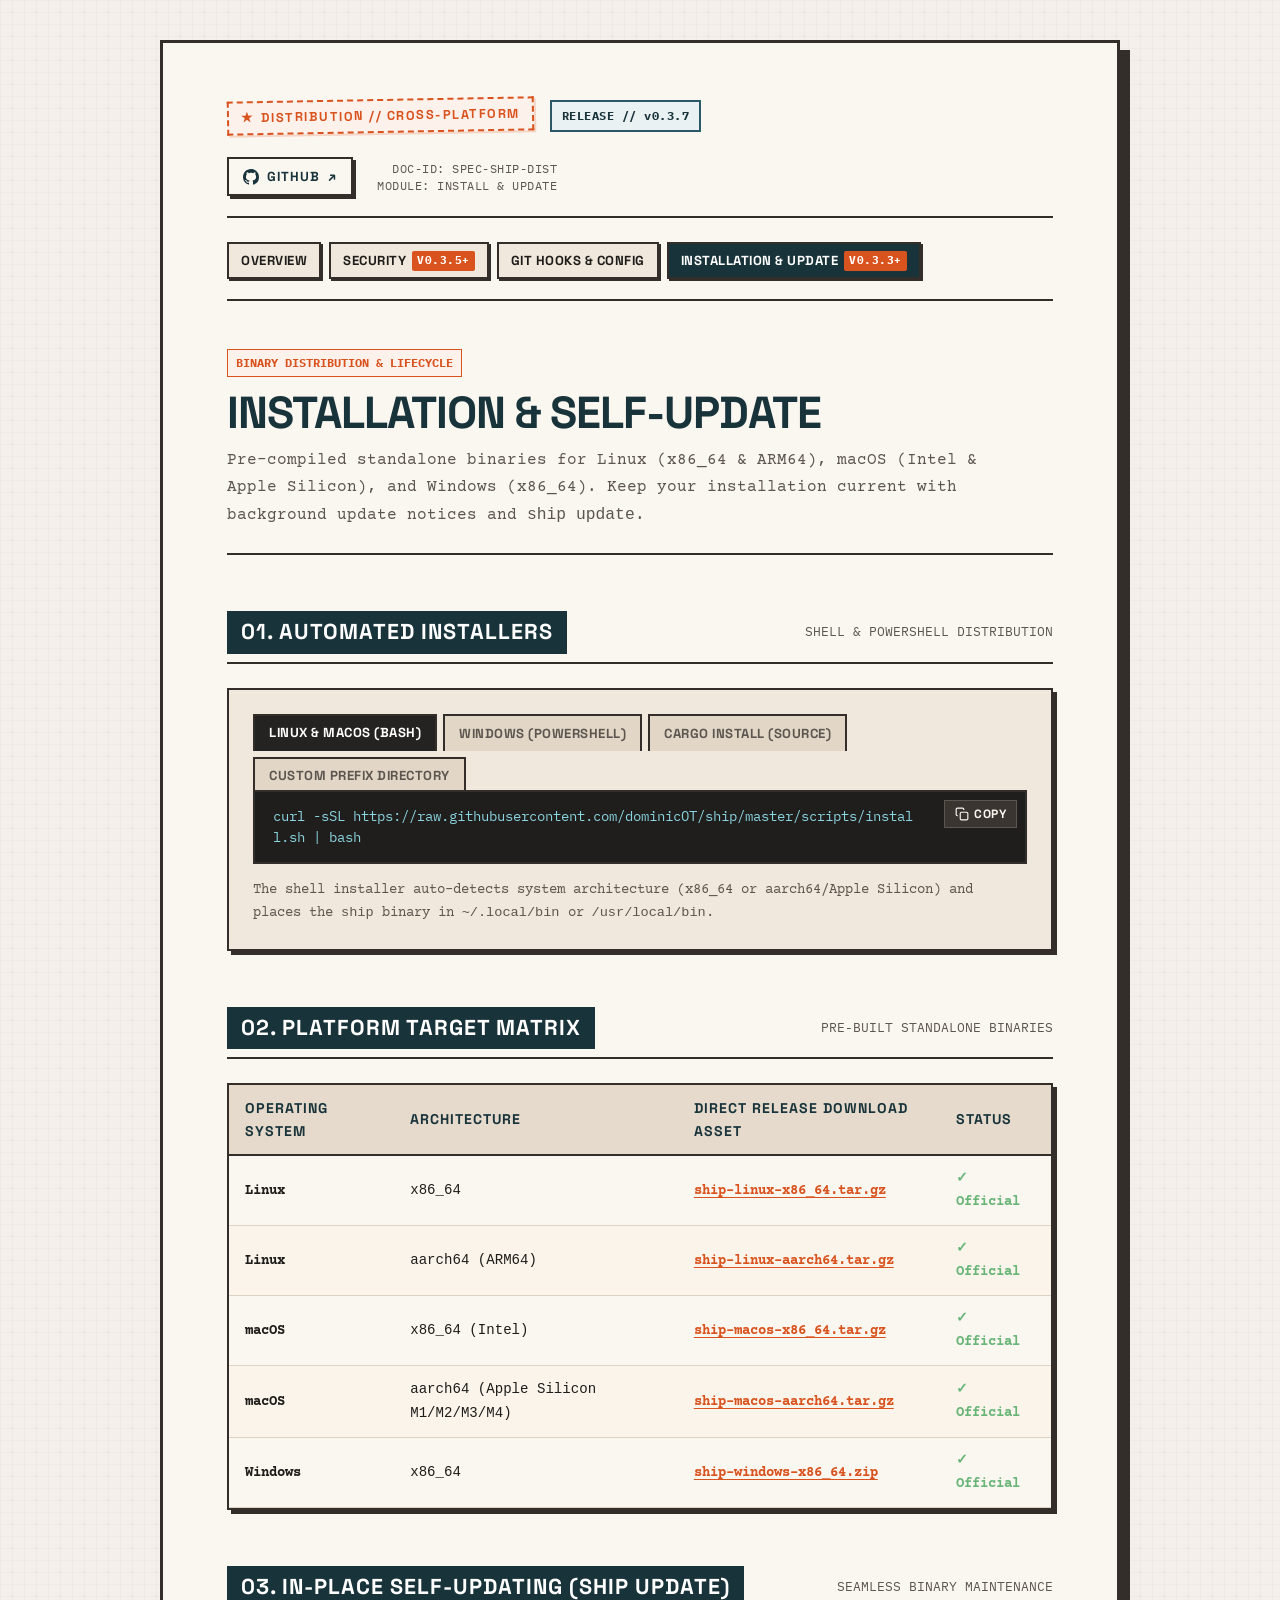
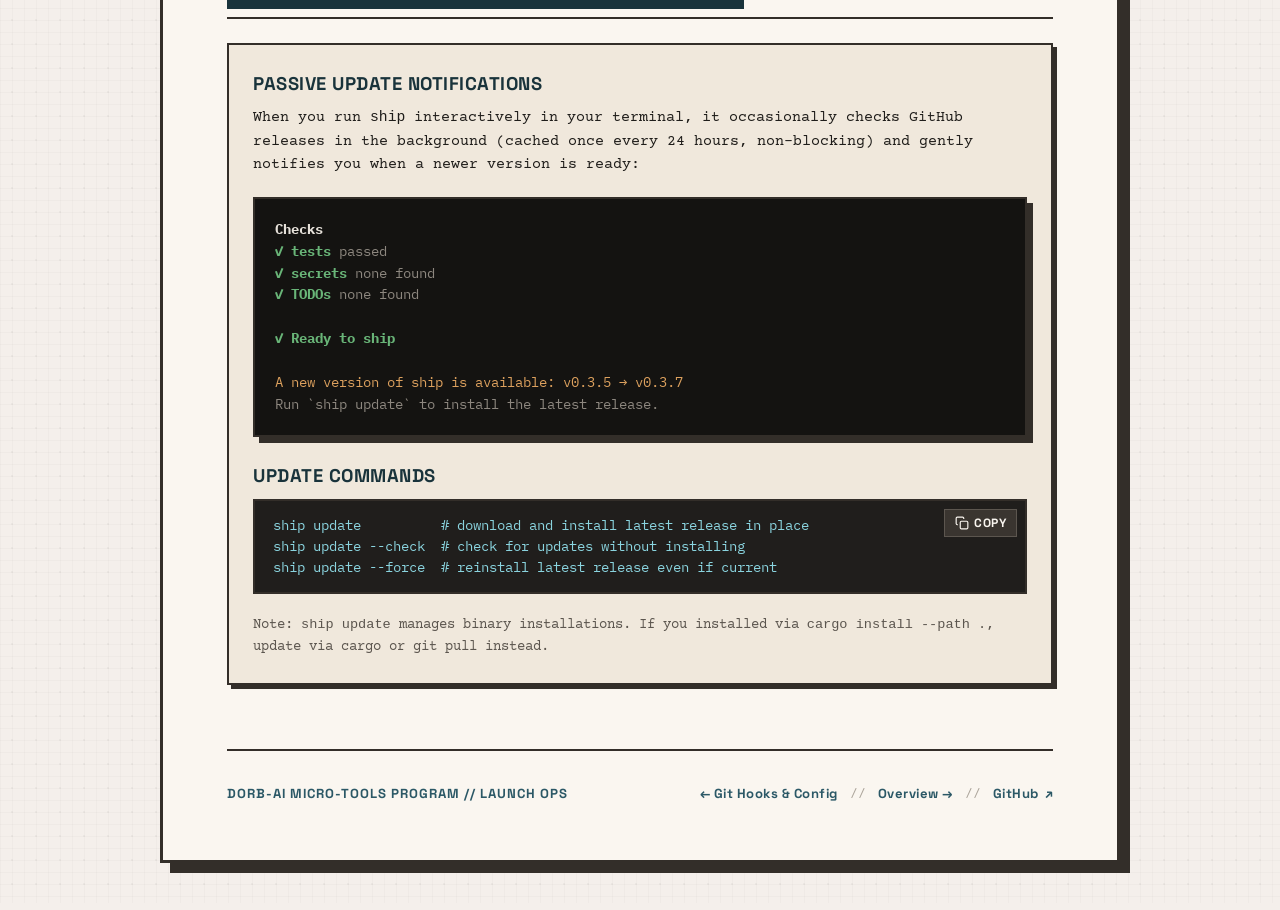
<file: web/install.html>
<!DOCTYPE html>
<html lang="en">
<head>
  <meta charset="UTF-8">
  <meta name="viewport" content="width=device-width, initial-scale=1.0">
  <title>Installation & Self-Update — SHIP Mission Manual</title>
  <meta name="description" content="Cross-platform binary downloads, shell & PowerShell scripts, Cargo install, and in-place 'ship update' command.">
  
  <link rel="preconnect" href="https://fonts.googleapis.com">
  <link rel="preconnect" href="https://fonts.gstatic.com" crossorigin>
  <link href="https://fonts.googleapis.com/css2?family=Courier+Prime:ital,wght@0,400;0,700;1,400&family=IBM+Plex+Mono:ital,wght@0,400;0,500;0,600;0,700;1,400&family=Space+Grotesk:wght@500;600;700&display=swap" rel="stylesheet">
  <link rel="stylesheet" href="style.css">
</head>
<body>

  <main class="manual-wrapper">
    
    <!-- Top Bar -->
    <header class="top-bar">
      <div class="top-bar-left">
        <span class="classification-stamp">
          <span>★</span>
          <span>Distribution // Cross-Platform</span>
        </span>
        <span class="version-stamp">RELEASE // v0.3.7</span>
      </div>
      <div class="top-bar-right">
        <a href="https://github.com/dominicOT/ship" target="_blank" rel="noopener noreferrer" class="github-pill" title="View ship on GitHub">
          <svg class="gh-icon" width="16" height="16" viewBox="0 0 24 24" fill="currentColor">
            <path d="M12 0C5.37 0 0 5.37 0 12c0 5.31 3.435 9.795 8.205 11.385.6.105.825-.255.825-.57 0-.285-.015-1.23-.015-2.235-3.015.555-3.795-.735-4.035-1.41-.135-.345-.72-1.41-1.23-1.695-.42-.225-1.02-.78-.015-.795.945-.015 1.62.87 1.845 1.23 1.08 1.815 2.805 1.305 3.495.99.105-.78.42-1.305.765-1.605-2.67-.3-5.46-1.335-5.46-5.925 0-1.305.465-2.385 1.23-3.225-.12-.3-.54-1.53.12-3.18 0 0 1.005-.315 3.3 1.23.96-.27 1.98-.405 3-.405s2.04.135 3 .405c2.295-1.56 3.3-1.23 3.3-1.23.66 1.65.24 2.88.12 3.18.765.84 1.23 1.905 1.23 3.225 0 4.605-2.805 5.625-5.475 5.925.435.375.81 1.095.81 2.22 0 1.605-.015 2.895-.015 3.3 0 .315.225.69.825.57A12.02 12.02 0 0024 12c0-6.63-5.37-12-12-12z"/>
          </svg>
          <span>GitHub</span>
          <span>↗</span>
        </a>
        <div class="meta-spec">
          <div>DOC-ID: SPEC-SHIP-DIST</div>
          <div>MODULE: INSTALL & UPDATE</div>
        </div>
      </div>
    </header>

    <!-- Navigation Menu -->
    <nav class="nav-bar">
      <a href="index.html" class="nav-link">Overview</a>
      <a href="security.html" class="nav-link">Security <span class="nav-badge">v0.3.5+</span></a>
      <a href="hooks.html" class="nav-link">Git Hooks & Config</a>
      <a href="install.html" class="nav-link active">Installation & Update <span class="nav-badge">v0.3.3+</span></a>
    </nav>

    <!-- Subpage Header -->
    <div class="subpage-header">
      <span class="subpage-badge">Binary Distribution & Lifecycle</span>
      <h1 class="subpage-title">Installation & Self-Update</h1>
      <p class="subpage-desc">
        Pre-compiled standalone binaries for Linux (x86_64 & ARM64), macOS (Intel & Apple Silicon), and Windows (x86_64). Keep your installation current with background update notices and <code>ship update</code>.
      </p>
    </div>

    <!-- 01. One-Line Installers -->
    <div class="section-header">
      <div class="section-title">01. Automated Installers</div>
      <div class="section-subtitle">Shell & PowerShell Distribution</div>
    </div>

    <section class="manual-card">
      <div class="install-tab-nav">
        <button class="tab-btn active" onclick="switchFullInstallTab('sh', this)">Linux & macOS (Bash)</button>
        <button class="tab-btn" onclick="switchFullInstallTab('ps1', this)">Windows (PowerShell)</button>
        <button class="tab-btn" onclick="switchFullInstallTab('cargo', this)">Cargo Install (Source)</button>
        <button class="tab-btn" onclick="switchFullInstallTab('prefix', this)">Custom Prefix Directory</button>
      </div>

      <div class="code-container">
        <pre class="code-snippet" id="full-install-snippet">curl -sSL https://raw.githubusercontent.com/dominicOT/ship/master/scripts/install.sh | bash</pre>
        <button class="copy-btn" onclick="copySnippet('full-install-snippet', this)">
          <svg width="14" height="14" viewBox="0 0 24 24" fill="none" stroke="currentColor" stroke-width="2">
            <rect x="9" y="9" width="13" height="13" rx="2" ry="2"></rect>
            <path d="M5 15H4a2 2 0 0 1-2-2V4a2 2 0 0 1 2-2h9a2 2 0 0 1 2 2v1"></path>
          </svg>
          <span class="copy-text">COPY</span>
        </button>
      </div>

      <div class="install-footer-note" id="install-note-text">
        The shell installer auto-detects system architecture (x86_64 or aarch64/Apple Silicon) and places the <code>ship</code> binary in <code>~/.local/bin</code> or <code>/usr/local/bin</code>.
      </div>
    </section>

    <!-- 02. Supported Targets Matrix -->
    <div class="section-header">
      <div class="section-title">02. Platform Target Matrix</div>
      <div class="section-subtitle">Pre-Built Standalone Binaries</div>
    </div>

    <div class="table-container">
      <table class="spec-table">
        <thead>
          <tr>
            <th>Operating System</th>
            <th>Architecture</th>
            <th>Direct Release Download Asset</th>
            <th>Status</th>
          </tr>
        </thead>
        <tbody>
          <tr>
            <td><strong>Linux</strong></td>
            <td><code>x86_64</code></td>
            <td><a href="https://github.com/dominicOT/ship/releases/latest/download/ship-linux-x86_64.tar.gz" class="manual-inline-link">ship-linux-x86_64.tar.gz</a></td>
            <td><span class="check-pass">✓ Official</span></td>
          </tr>
          <tr>
            <td><strong>Linux</strong></td>
            <td><code>aarch64 (ARM64)</code></td>
            <td><a href="https://github.com/dominicOT/ship/releases/latest/download/ship-linux-aarch64.tar.gz" class="manual-inline-link">ship-linux-aarch64.tar.gz</a></td>
            <td><span class="check-pass">✓ Official</span></td>
          </tr>
          <tr>
            <td><strong>macOS</strong></td>
            <td><code>x86_64 (Intel)</code></td>
            <td><a href="https://github.com/dominicOT/ship/releases/latest/download/ship-macos-x86_64.tar.gz" class="manual-inline-link">ship-macos-x86_64.tar.gz</a></td>
            <td><span class="check-pass">✓ Official</span></td>
          </tr>
          <tr>
            <td><strong>macOS</strong></td>
            <td><code>aarch64 (Apple Silicon M1/M2/M3/M4)</code></td>
            <td><a href="https://github.com/dominicOT/ship/releases/latest/download/ship-macos-aarch64.tar.gz" class="manual-inline-link">ship-macos-aarch64.tar.gz</a></td>
            <td><span class="check-pass">✓ Official</span></td>
          </tr>
          <tr>
            <td><strong>Windows</strong></td>
            <td><code>x86_64</code></td>
            <td><a href="https://github.com/dominicOT/ship/releases/latest/download/ship-windows-x86_64.zip" class="manual-inline-link">ship-windows-x86_64.zip</a></td>
            <td><span class="check-pass">✓ Official</span></td>
          </tr>
        </tbody>
      </table>
    </div>

    <!-- 03. Self-Update Engine -->
    <div class="section-header">
      <div class="section-title">03. In-Place Self-Updating (ship update)</div>
      <div class="section-subtitle">Seamless Binary Maintenance</div>
    </div>

    <section class="manual-card">
      <h3 style="margin-bottom: 0.5rem;">Passive Update Notifications</h3>
      <p style="font-size: 0.92rem; color: var(--ink); line-height: 1.6; margin-bottom: 1.25rem;">
        When you run <code>ship</code> interactively in your terminal, it occasionally checks GitHub releases in the background (cached once every 24 hours, non-blocking) and gently notifies you when a newer version is ready:
      </p>

      <div class="terminal-wrapper" style="margin-bottom: 1.5rem;">
        <div class="terminal-box" style="min-height: auto; padding: 1.25rem;">
          <div class="text-bold">Checks</div>
          <div>  <span class="check-pass">✓</span> <span class="check-pass">tests</span>          <span class="text-dim">passed</span></div>
          <div>  <span class="check-pass">✓</span> <span class="check-pass">secrets</span>        <span class="text-dim">none found</span></div>
          <div>  <span class="check-pass">✓</span> <span class="check-pass">TODOs</span>          <span class="text-dim">none found</span></div>
          <br>
          <div class="check-pass">✓ Ready to ship</div>
          <br>
          <div style="color: var(--mustard);">A new version of ship is available: v0.3.5 → v0.3.7</div>
          <div class="text-dim">Run `ship update` to install the latest release.</div>
        </div>
      </div>

      <h3 style="margin-bottom: 0.5rem;">Update Commands</h3>
      <div class="code-container" style="margin-bottom: 1.25rem;">
        <pre class="code-snippet" id="update-cmd-snippet">ship update          # download and install latest release in place
ship update --check  # check for updates without installing
ship update --force  # reinstall latest release even if current</pre>
        <button class="copy-btn" onclick="copySnippet('update-cmd-snippet', this)">
          <svg width="14" height="14" viewBox="0 0 24 24" fill="none" stroke="currentColor" stroke-width="2">
            <rect x="9" y="9" width="13" height="13" rx="2" ry="2"></rect>
            <path d="M5 15H4a2 2 0 0 1-2-2V4a2 2 0 0 1 2-2h9a2 2 0 0 1 2 2v1"></path>
          </svg>
          <span class="copy-text">COPY</span>
        </button>
      </div>

      <p style="font-size: 0.85rem; color: var(--ink-muted);">
        Note: <code>ship update</code> manages binary installations. If you installed via <code>cargo install --path .</code>, update via cargo or git pull instead.
      </p>
    </section>

    <!-- Footer -->
    <footer class="manual-footer">
      <div class="footer-stamp">DORB-AI MICRO-TOOLS PROGRAM // LAUNCH OPS</div>
      <div class="footer-links">
        <a href="hooks.html" class="footer-link">← Git Hooks & Config</a>
        <span class="footer-divider">//</span>
        <a href="index.html" class="footer-link">Overview →</a>
        <span class="footer-divider">//</span>
        <a href="https://github.com/dominicOT/ship" target="_blank" rel="noopener noreferrer" class="footer-link">
          <span>GitHub</span>
          <span>↗</span>
        </a>
      </div>
    </footer>

  </main>

  <script>
    const fullInstallSnippets = {
      sh: 'curl -sSL https://raw.githubusercontent.com/dominicOT/ship/master/scripts/install.sh | bash',
      ps1: 'irm https://raw.githubusercontent.com/dominicOT/ship/master/scripts/install.ps1 | iex\n\n# Or with execution policy bypass:\npowershell -ExecutionPolicy Bypass -Command "& { irm https://raw.githubusercontent.com/dominicOT/ship/master/scripts/install.ps1 | iex }"',
      cargo: 'cargo install --git https://github.com/dominicOT/ship\n# or from a local clone:\ncargo install --path .',
      prefix: 'curl -sSL https://raw.githubusercontent.com/dominicOT/ship/master/scripts/install.sh | bash -s -- --prefix ~/.local/bin'
    };

    const installNotes = {
      sh: 'The shell installer auto-detects system architecture (x86_64 or aarch64/Apple Silicon) and places the ship binary in ~/.local/bin or /usr/local/bin.',
      ps1: 'Downloads the Windows x86_64 zip archive directly, unpacks ship.exe to %USERPROFILE%\\.local\\bin, and ensures it is bound to your user PATH.',
      cargo: 'Compiles the binary directly with rustc & cargo using release profile with LTO and binary stripping enabled.',
      prefix: 'Supply --prefix to customize the installation target directory to fit isolated CI agents or custom user directories.'
    };

    function switchFullInstallTab(key, btn) {
      document.querySelectorAll('.install-tab-nav .tab-btn').forEach(b => b.classList.remove('active'));
      btn.classList.add('active');
      document.getElementById('full-install-snippet').textContent = fullInstallSnippets[key];
      document.getElementById('install-note-text').textContent = installNotes[key];
    }

    function copySnippet(elementId, btn) {
      const text = document.getElementById(elementId).textContent.trim();
      navigator.clipboard.writeText(text).then(() => {
        const textSpan = btn.querySelector('.copy-text');
        const orig = textSpan.textContent;
        btn.classList.add('copied');
        textSpan.textContent = 'COPIED 0x00';
        setTimeout(() => {
          btn.classList.remove('copied');
          textSpan.textContent = orig;
        }, 2000);
      });
    }
  </script>

</body>
</html>
</file>
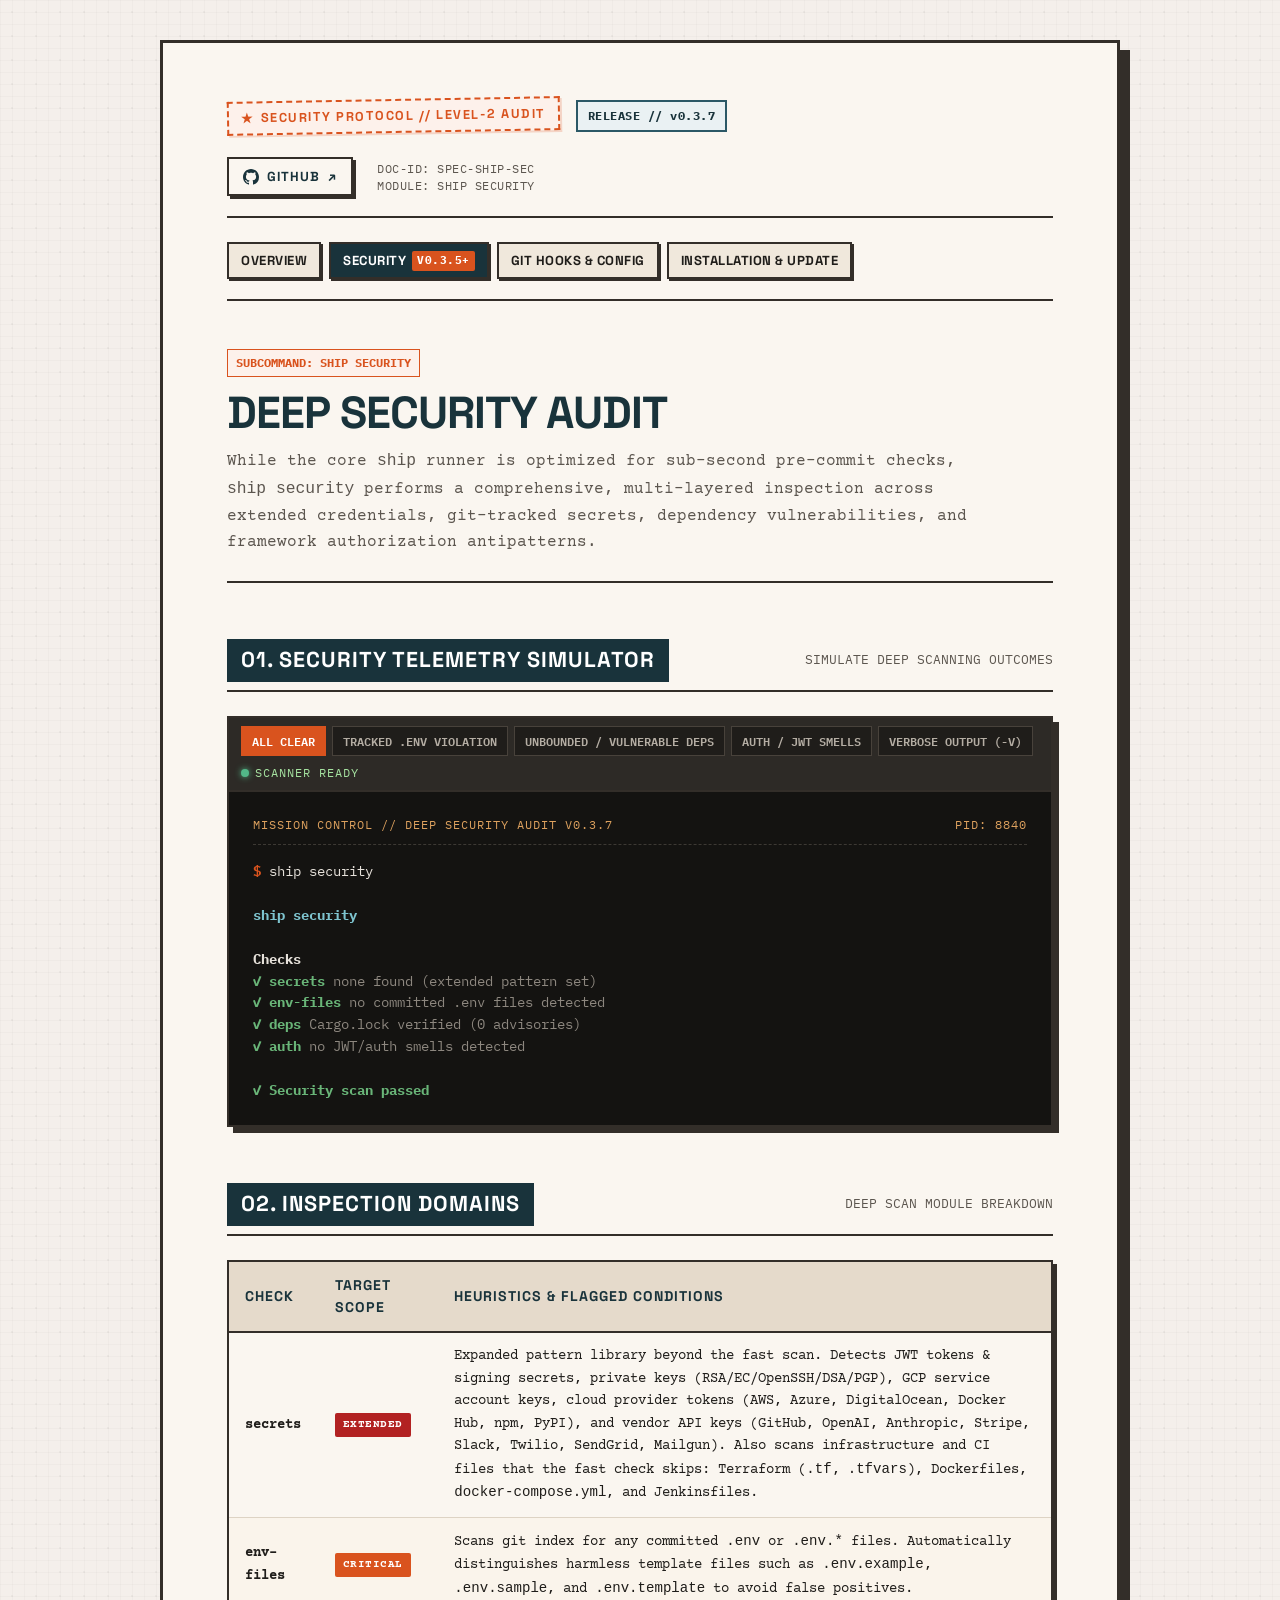
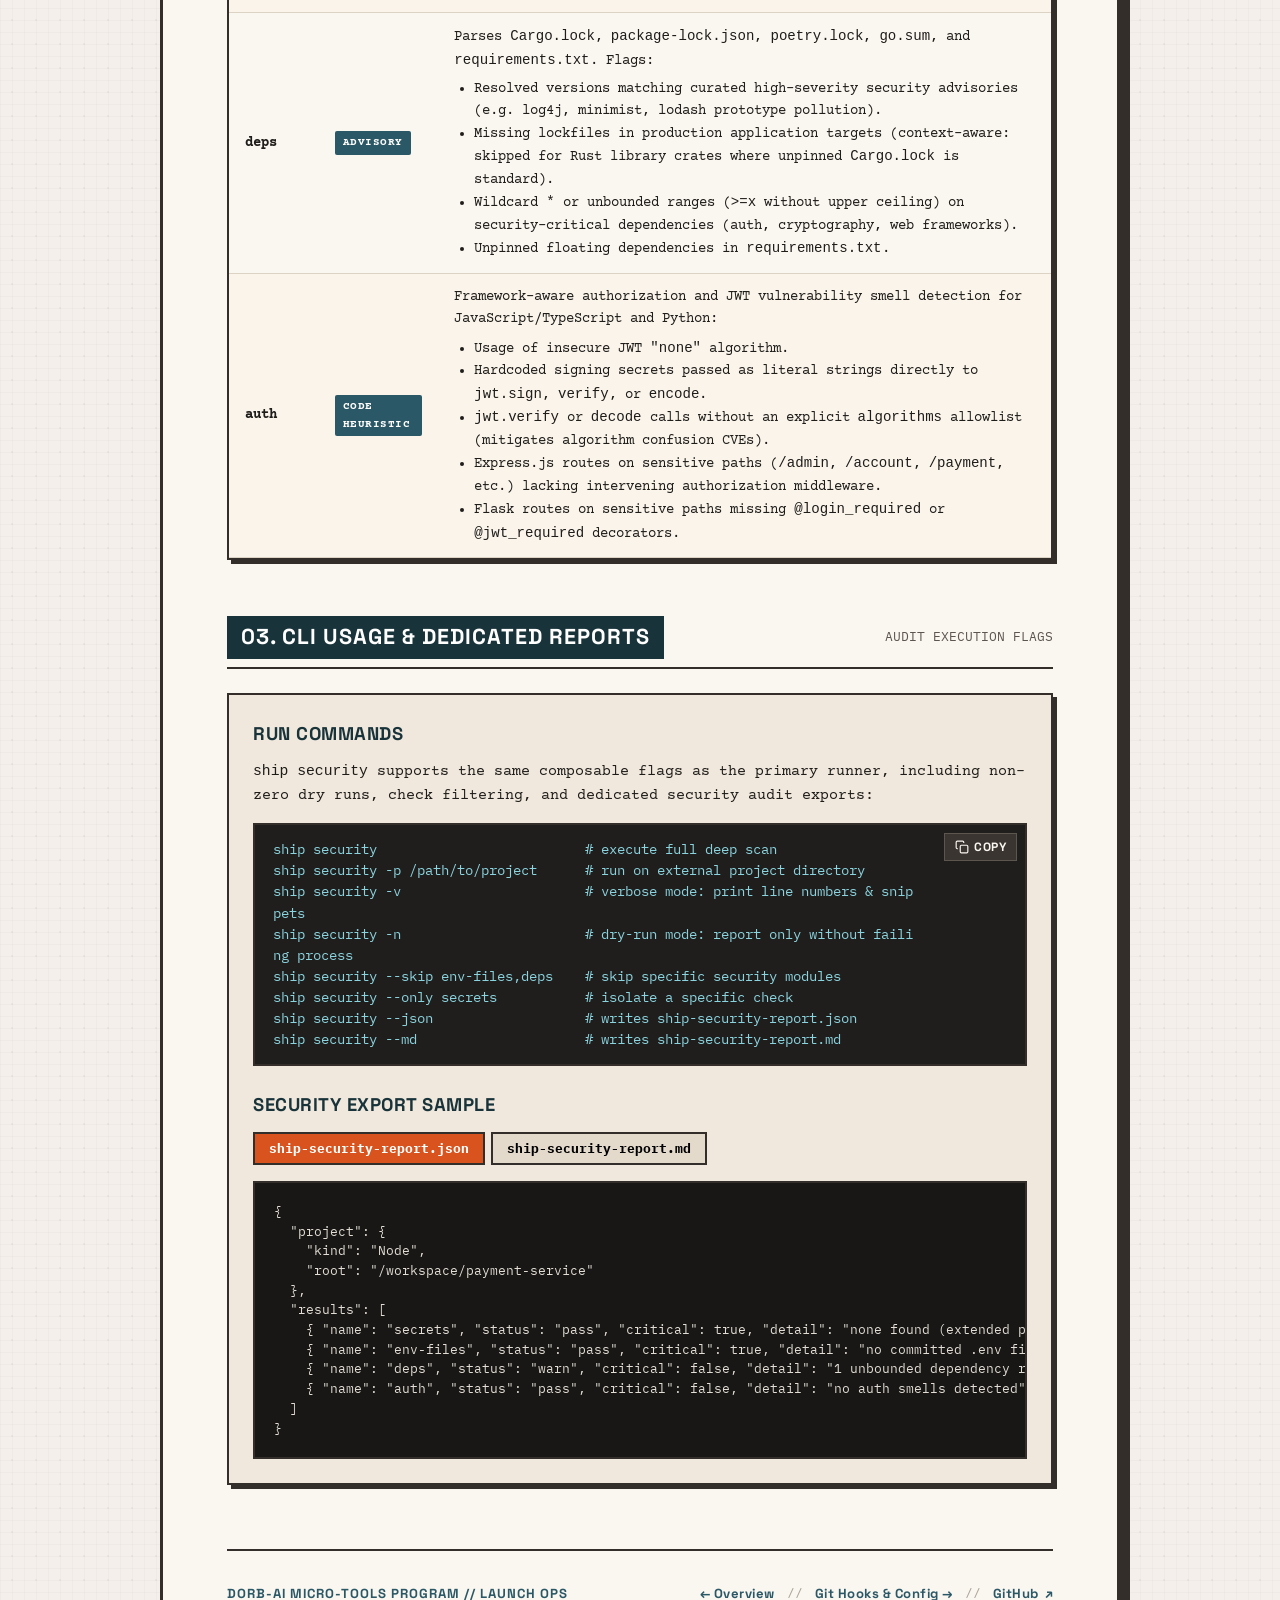
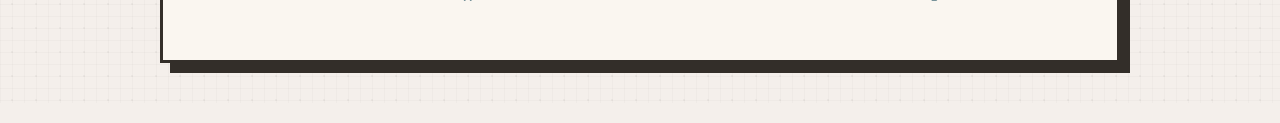
<file: web/security.html>
<!DOCTYPE html>
<html lang="en">
<head>
  <meta charset="UTF-8">
  <meta name="viewport" content="width=device-width, initial-scale=1.0">
  <title>Security Scanning — SHIP Mission Manual</title>
  <meta name="description" content="Deeper security scanning with 'ship security': extended secrets, tracked .env files, dependency CVE alerts & version ranges, and framework-aware auth smells.">
  
  <link rel="preconnect" href="https://fonts.googleapis.com">
  <link rel="preconnect" href="https://fonts.gstatic.com" crossorigin>
  <link href="https://fonts.googleapis.com/css2?family=Courier+Prime:ital,wght@0,400;0,700;1,400&family=IBM+Plex+Mono:ital,wght@0,400;0,500;0,600;0,700;1,400&family=Space+Grotesk:wght@500;600;700&display=swap" rel="stylesheet">
  <link rel="stylesheet" href="style.css">
</head>
<body>

  <main class="manual-wrapper">
    
    <!-- Top Bar -->
    <header class="top-bar">
      <div class="top-bar-left">
        <span class="classification-stamp">
          <span>★</span>
          <span>Security Protocol // Level-2 Audit</span>
        </span>
        <span class="version-stamp">RELEASE // v0.3.7</span>
      </div>
      <div class="top-bar-right">
        <a href="https://github.com/dominicOT/ship" target="_blank" rel="noopener noreferrer" class="github-pill" title="View ship on GitHub">
          <svg class="gh-icon" width="16" height="16" viewBox="0 0 24 24" fill="currentColor">
            <path d="M12 0C5.37 0 0 5.37 0 12c0 5.31 3.435 9.795 8.205 11.385.6.105.825-.255.825-.57 0-.285-.015-1.23-.015-2.235-3.015.555-3.795-.735-4.035-1.41-.135-.345-.72-1.41-1.23-1.695-.42-.225-1.02-.78-.015-.795.945-.015 1.62.87 1.845 1.23 1.08 1.815 2.805 1.305 3.495.99.105-.78.42-1.305.765-1.605-2.67-.3-5.46-1.335-5.46-5.925 0-1.305.465-2.385 1.23-3.225-.12-.3-.54-1.53.12-3.18 0 0 1.005-.315 3.3 1.23.96-.27 1.98-.405 3-.405s2.04.135 3 .405c2.295-1.56 3.3-1.23 3.3-1.23.66 1.65.24 2.88.12 3.18.765.84 1.23 1.905 1.23 3.225 0 4.605-2.805 5.625-5.475 5.925.435.375.81 1.095.81 2.22 0 1.605-.015 2.895-.015 3.3 0 .315.225.69.825.57A12.02 12.02 0 0024 12c0-6.63-5.37-12-12-12z"/>
          </svg>
          <span>GitHub</span>
          <span>↗</span>
        </a>
        <div class="meta-spec">
          <div>DOC-ID: SPEC-SHIP-SEC</div>
          <div>MODULE: SHIP SECURITY</div>
        </div>
      </div>
    </header>

    <!-- Navigation Menu -->
    <nav class="nav-bar">
      <a href="index.html" class="nav-link">Overview</a>
      <a href="security.html" class="nav-link active">Security <span class="nav-badge">v0.3.5+</span></a>
      <a href="hooks.html" class="nav-link">Git Hooks & Config</a>
      <a href="install.html" class="nav-link">Installation & Update</a>
    </nav>

    <!-- Subpage Header -->
    <div class="subpage-header">
      <span class="subpage-badge">Subcommand: ship security</span>
      <h1 class="subpage-title">Deep Security Audit</h1>
      <p class="subpage-desc">
        While the core <code>ship</code> runner is optimized for sub-second pre-commit checks, <code>ship security</code> performs a comprehensive, multi-layered inspection across extended credentials, git-tracked secrets, dependency vulnerabilities, and framework authorization antipatterns.
      </p>
    </div>

    <!-- Interactive Execution Telemetry -->
    <div class="section-header">
      <div class="section-title">01. Security Telemetry Simulator</div>
      <div class="section-subtitle">Simulate Deep Scanning Outcomes</div>
    </div>

    <div class="terminal-wrapper">
      <div class="terminal-controls-bar">
        <div class="telemetry-tabs">
          <button class="sim-tab-btn active" onclick="switchSecSim('clean', this)">All Clear</button>
          <button class="sim-tab-btn" onclick="switchSecSim('env', this)">Tracked .env Violation</button>
          <button class="sim-tab-btn" onclick="switchSecSim('deps', this)">Unbounded / Vulnerable Deps</button>
          <button class="sim-tab-btn" onclick="switchSecSim('auth', this)">Auth / JWT Smells</button>
          <button class="sim-tab-btn" onclick="switchSecSim('verbose', this)">Verbose Output (-v)</button>
        </div>
        <div class="telemetry-status-light">
          <span class="status-dot"></span>
          <span>SCANNER READY</span>
        </div>
      </div>

      <div class="terminal-box" id="sec-terminal-screen">
        <div class="terminal-header">
          <span>MISSION CONTROL // DEEP SECURITY AUDIT v0.3.7</span>
          <span>PID: 8840</span>
        </div>
        <div><span class="prompt">$</span> ship security</div>
        <br>
        <div class="text-cyan">ship security</div>
        <br>
        <div class="text-bold">Checks</div>
        <div>  <span class="check-pass">✓</span> <span class="check-pass">secrets</span>    <span class="text-dim">none found (extended pattern set)</span></div>
        <div>  <span class="check-pass">✓</span> <span class="check-pass">env-files</span>  <span class="text-dim">no committed .env files detected</span></div>
        <div>  <span class="check-pass">✓</span> <span class="check-pass">deps</span>       <span class="text-dim">Cargo.lock verified (0 advisories)</span></div>
        <div>  <span class="check-pass">✓</span> <span class="check-pass">auth</span>       <span class="text-dim">no JWT/auth smells detected</span></div>
        <br>
        <div class="check-pass">✓ Security scan passed</div>
      </div>
    </div>

    <!-- Security Checkpoints Matrix -->
    <div class="section-header">
      <div class="section-title">02. Inspection Domains</div>
      <div class="section-subtitle">Deep Scan Module Breakdown</div>
    </div>

    <div class="table-container">
      <table class="spec-table">
        <thead>
          <tr>
            <th>Check</th>
            <th>Target Scope</th>
            <th>Heuristics & Flagged Conditions</th>
          </tr>
        </thead>
        <tbody>
          <tr>
            <td><strong>secrets</strong></td>
            <td><span class="badge-security">EXTENDED</span></td>
            <td>
              Expanded pattern library beyond the fast scan. Detects JWT tokens & signing secrets, private keys (RSA/EC/OpenSSH/DSA/PGP), GCP service account keys, cloud provider tokens (AWS, Azure, DigitalOcean, Docker Hub, npm, PyPI), and vendor API keys (GitHub, OpenAI, Anthropic, Stripe, Slack, Twilio, SendGrid, Mailgun). Also scans infrastructure and CI files that the fast check skips: Terraform (<code>.tf</code>, <code>.tfvars</code>), Dockerfiles, <code>docker-compose.yml</code>, and Jenkinsfiles.
            </td>
          </tr>
          <tr>
            <td><strong>env-files</strong></td>
            <td><span class="badge-critical">CRITICAL</span></td>
            <td>
              Scans git index for any committed <code>.env</code> or <code>.env.*</code> files. Automatically distinguishes harmless template files such as <code>.env.example</code>, <code>.env.sample</code>, and <code>.env.template</code> to avoid false positives.
            </td>
          </tr>
          <tr>
            <td><strong>deps</strong></td>
            <td><span class="badge-normal">ADVISORY</span></td>
            <td>
              Parses <code>Cargo.lock</code>, <code>package-lock.json</code>, <code>poetry.lock</code>, <code>go.sum</code>, and <code>requirements.txt</code>. Flags:
              <ul style="margin-left: 1.25rem; margin-top: 0.35rem;">
                <li>Resolved versions matching curated high-severity security advisories (e.g. log4j, minimist, lodash prototype pollution).</li>
                <li>Missing lockfiles in production application targets (context-aware: skipped for Rust library crates where unpinned <code>Cargo.lock</code> is standard).</li>
                <li>Wildcard <code>*</code> or unbounded ranges (<code>&gt;=x</code> without upper ceiling) on security-critical dependencies (auth, cryptography, web frameworks).</li>
                <li>Unpinned floating dependencies in <code>requirements.txt</code>.</li>
              </ul>
            </td>
          </tr>
          <tr>
            <td><strong>auth</strong></td>
            <td><span class="badge-normal">CODE HEURISTIC</span></td>
            <td>
              Framework-aware authorization and JWT vulnerability smell detection for JavaScript/TypeScript and Python:
              <ul style="margin-left: 1.25rem; margin-top: 0.35rem;">
                <li>Usage of insecure JWT <code>"none"</code> algorithm.</li>
                <li>Hardcoded signing secrets passed as literal strings directly to <code>jwt.sign</code>, <code>verify</code>, or <code>encode</code>.</li>
                <li><code>jwt.verify</code> or <code>decode</code> calls without an explicit <code>algorithms</code> allowlist (mitigates algorithm confusion CVEs).</li>
                <li>Express.js routes on sensitive paths (<code>/admin</code>, <code>/account</code>, <code>/payment</code>, etc.) lacking intervening authorization middleware.</li>
                <li>Flask routes on sensitive paths missing <code>@login_required</code> or <code>@jwt_required</code> decorators.</li>
              </ul>
            </td>
          </tr>
        </tbody>
      </table>
    </div>

    <!-- CLI Options & Export -->
    <div class="section-header">
      <div class="section-title">03. CLI Usage & Dedicated Reports</div>
      <div class="section-subtitle">Audit Execution Flags</div>
    </div>

    <section class="manual-card">
      <h3>Run Commands</h3>
      <p style="font-size: 0.92rem; margin-bottom: 1rem; color: var(--ink);">
        <code>ship security</code> supports the same composable flags as the primary runner, including non-zero dry runs, check filtering, and dedicated security audit exports:
      </p>

      <div class="code-container" style="margin-bottom: 1.5rem;">
        <pre class="code-snippet" id="sec-cli-cmd">ship security                          # execute full deep scan
ship security -p /path/to/project      # run on external project directory
ship security -v                       # verbose mode: print line numbers & snippets
ship security -n                       # dry-run mode: report only without failing process
ship security --skip env-files,deps    # skip specific security modules
ship security --only secrets           # isolate a specific check
ship security --json                   # writes ship-security-report.json
ship security --md                     # writes ship-security-report.md</pre>
        <button class="copy-btn" onclick="copySnippet('sec-cli-cmd', this)">
          <svg width="14" height="14" viewBox="0 0 24 24" fill="none" stroke="currentColor" stroke-width="2">
            <rect x="9" y="9" width="13" height="13" rx="2" ry="2"></rect>
            <path d="M5 15H4a2 2 0 0 1-2-2V4a2 2 0 0 1 2-2h9a2 2 0 0 1 2 2v1"></path>
          </svg>
          <span class="copy-text">COPY</span>
        </button>
      </div>

      <h3>Security Export Sample</h3>
      <div class="export-tabs-nav">
        <button class="export-tab-btn active" onclick="switchSecReportTab('json', this)">ship-security-report.json</button>
        <button class="export-tab-btn" onclick="switchSecReportTab('md', this)">ship-security-report.md</button>
      </div>

      <pre class="export-preview-content" id="sec-report-preview">{
  "project": {
    "kind": "Node",
    "root": "/workspace/payment-service"
  },
  "results": [
    { "name": "secrets", "status": "pass", "critical": true, "detail": "none found (extended patterns)" },
    { "name": "env-files", "status": "pass", "critical": true, "detail": "no committed .env files" },
    { "name": "deps", "status": "warn", "critical": false, "detail": "1 unbounded dependency range found in package.json (jsonwebtoken: >=8.0.0)" },
    { "name": "auth", "status": "pass", "critical": false, "detail": "no auth smells detected" }
  ]
}</pre>
    </section>

    <!-- Footer -->
    <footer class="manual-footer">
      <div class="footer-stamp">DORB-AI MICRO-TOOLS PROGRAM // LAUNCH OPS</div>
      <div class="footer-links">
        <a href="index.html" class="footer-link">← Overview</a>
        <span class="footer-divider">//</span>
        <a href="hooks.html" class="footer-link">Git Hooks & Config →</a>
        <span class="footer-divider">//</span>
        <a href="https://github.com/dominicOT/ship" target="_blank" rel="noopener noreferrer" class="footer-link">
          <span>GitHub</span>
          <span>↗</span>
        </a>
      </div>
    </footer>

  </main>

  <script>
    const secSimScenarios = {
      clean: `
<div class="terminal-header">
  <span>MISSION CONTROL // DEEP SECURITY AUDIT v0.3.7</span>
  <span>PID: 8840</span>
</div>
<div><span class="prompt">$</span> ship security</div>
<br>
<div class="text-cyan">ship security</div>
<br>
<div class="text-bold">Checks</div>
<div>  <span class="check-pass">✓</span> <span class="check-pass">secrets</span>    <span class="text-dim">none found (extended pattern set)</span></div>
<div>  <span class="check-pass">✓</span> <span class="check-pass">env-files</span>  <span class="text-dim">no committed .env files detected</span></div>
<div>  <span class="check-pass">✓</span> <span class="check-pass">deps</span>       <span class="text-dim">Cargo.lock verified (0 advisories)</span></div>
<div>  <span class="check-pass">✓</span> <span class="check-pass">auth</span>       <span class="text-dim">no JWT/auth smells detected</span></div>
<br>
<div class="check-pass">✓ Security scan passed</div>
`,
      env: `
<div class="terminal-header">
  <span>MISSION CONTROL // CRITICAL SECURITY FAILURE v0.3.7</span>
  <span>PID: 8842</span>
</div>
<div><span class="prompt">$</span> ship security</div>
<br>
<div class="text-cyan">ship security</div>
<br>
<div class="text-bold">Checks</div>
<div>  <span class="check-pass">✓</span> <span class="check-pass">secrets</span>    <span class="text-dim">none found</span></div>
<div>  <span class="check-fail">✗</span> <span class="check-fail">env-files</span>  <span class="text-dim">tracked .env file found in git repository!</span></div>
<div class="text-dim">      git index: .env.production (contains sensitive environment credentials)</div>
<div>  <span class="check-pass">✓</span> <span class="check-pass">deps</span>       <span class="text-dim">all locks intact</span></div>
<div>  <span class="check-pass">✓</span> <span class="check-pass">auth</span>       <span class="text-dim">no smells detected</span></div>
<br>
<div class="check-fail">✗ Security scan failed</div>
<div class="text-dim" style="font-size: 0.8rem; margin-top: 0.3rem;">[Tracked .env file detected in git index. Run 'git rm --cached .env.production']</div>
`,
      deps: `
<div class="terminal-header">
  <span>MISSION CONTROL // SECURITY ADVISORY NOTICE v0.3.7</span>
  <span>PID: 8845</span>
</div>
<div><span class="prompt">$</span> ship security</div>
<br>
<div class="text-cyan">ship security</div>
<br>
<div class="text-bold">Checks</div>
<div>  <span class="check-pass">✓</span> <span class="check-pass">secrets</span>    <span class="text-dim">none found</span></div>
<div>  <span class="check-pass">✓</span> <span class="check-pass">env-files</span>  <span class="text-dim">clean</span></div>
<div>  <span class="check-warn">!</span> <span class="check-warn">deps</span>       <span class="text-dim">2 warnings found</span></div>
<div class="text-dim">      package.json: "jsonwebtoken": ">=8.0.0" (unbounded range on security library)</div>
<div class="text-dim">      package-lock.json: minimist@0.0.8 matches CVE-2020-7598</div>
<div>  <span class="check-pass">✓</span> <span class="check-pass">auth</span>       <span class="text-dim">no smells detected</span></div>
<br>
<div class="check-warn">⚠ Security scan passed with warnings</div>
`,
      auth: `
<div class="terminal-header">
  <span>MISSION CONTROL // CODE PATTERN WARNING v0.3.7</span>
  <span>PID: 8849</span>
</div>
<div><span class="prompt">$</span> ship security</div>
<br>
<div class="text-cyan">ship security</div>
<br>
<div class="text-bold">Checks</div>
<div>  <span class="check-pass">✓</span> <span class="check-pass">secrets</span>    <span class="text-dim">none found</span></div>
<div>  <span class="check-pass">✓</span> <span class="check-pass">env-files</span>  <span class="text-dim">clean</span></div>
<div>  <span class="check-pass">✓</span> <span class="check-pass">deps</span>       <span class="text-dim">lockfile verified</span></div>
<div>  <span class="check-warn">!</span> <span class="check-warn">auth</span>       <span class="text-dim">1 potential authorization smell</span></div>
<div class="text-dim">      server/routes/admin.js:14  router.post('/admin/reset-db', handler) — missing auth middleware</div>
<br>
<div class="check-warn">⚠ Security scan passed with warnings</div>
`,
      verbose: `
<div class="terminal-header">
  <span>MISSION CONTROL // VERBOSE SECURITY TELEMETRY v0.3.7</span>
  <span>PID: 8852</span>
</div>
<div><span class="prompt">$</span> ship security -v</div>
<br>
<div class="text-cyan">ship security</div>
<br>
<div class="text-bold">Checks</div>
<div class="text-dim">  Target directory: /home/engineer/dev/api-gateway</div>
<div class="text-dim">  Scanned 84 source files + Terraform and Docker configurations</div>
<br>
<div>  <span class="check-pass">✓</span> <span class="check-pass">secrets</span>    <span class="text-dim">0 matches across 18 extended cloud & token signatures</span></div>
<div>  <span class="check-pass">✓</span> <span class="check-pass">env-files</span>  <span class="text-dim">git ls-files returned 0 committed .env targets</span></div>
<div>  <span class="check-pass">✓</span> <span class="check-pass">deps</span>       <span class="text-dim">package-lock.json evaluated against curated advisory seed</span></div>
<div>  <span class="check-pass">✓</span> <span class="check-pass">auth</span>       <span class="text-dim">all Express / Flask routes match required protection filters</span></div>
<br>
<div class="check-pass">✓ Security scan passed</div>
`
    };

    function switchSecSim(key, btn) {
      document.querySelectorAll('.telemetry-tabs .sim-tab-btn').forEach(b => b.classList.remove('active'));
      btn.classList.add('active');
      document.getElementById('sec-terminal-screen').innerHTML = secSimScenarios[key];
    }

    const secReportSnippets = {
      json: `{
  "project": {
    "kind": "Node",
    "root": "/workspace/payment-service"
  },
  "results": [
    { "name": "secrets", "status": "pass", "critical": true, "detail": "none found (extended patterns)" },
    { "name": "env-files", "status": "pass", "critical": true, "detail": "no committed .env files" },
    { "name": "deps", "status": "warn", "critical": false, "detail": "1 unbounded dependency range found in package.json (jsonwebtoken: >=8.0.0)" },
    { "name": "auth", "status": "pass", "critical": false, "detail": "no auth smells detected" }
  ]
}`,
      md: `# ship security report

**Project:** Node
**Root:** /workspace/payment-service

## Checks

- **secrets** — pass (none found in extended set)
- **env-files** — pass (no committed .env files)
- **deps** — warn (1 unbounded dependency range found in package.json: jsonwebtoken >=8.0.0)
- **auth** — pass (no auth smells detected)

⚠ Security scan passed with warnings`
    };

    function switchSecReportTab(key, btn) {
      document.querySelectorAll('.export-tabs-nav .export-tab-btn').forEach(b => b.classList.remove('active'));
      btn.classList.add('active');
      document.getElementById('sec-report-preview').textContent = secReportSnippets[key];
    }

    function copySnippet(elementId, btn) {
      const text = document.getElementById(elementId).textContent.trim();
      navigator.clipboard.writeText(text).then(() => {
        const textSpan = btn.querySelector('.copy-text');
        const orig = textSpan.textContent;
        btn.classList.add('copied');
        textSpan.textContent = 'COPIED 0x00';
        setTimeout(() => {
          btn.classList.remove('copied');
          textSpan.textContent = orig;
        }, 2000);
      });
    }
  </script>

</body>
</html>
</file>
<file: web/style.css>
:root {
  --cream: #F4EFEB;
  --paper: #FAF6F0;
  --paper-card: #F0E8DC;
  --paper-dark: #E4DACB;
  --ink: #1F1D1A;
  --ink-muted: #5C564F;
  --orange: #D9531E;
  --orange-hover: #BF4414;
  --orange-light: #FDF1EB;
  --mustard: #DDA15E;
  --mustard-dark: #B2772E;
  --teal: #2B5866;
  --dark-teal: #19333B;
  --dark-teal-hover: #12242A;
  --mint-pass: #2E7D32;
  --mint-pass-bg: #E8F5E9;
  --red-fail: #C62828;
  --red-fail-bg: #FFEBEE;
  --yellow-warn: #C77700;
  --border: #332E29;
  --border-light: #DDD3C4;
  --font-mono: 'Courier Prime', 'Courier New', monospace;
  --font-code: 'IBM Plex Mono', monospace;
  --font-header: 'Space Grotesk', 'Helvetica Neue', sans-serif;
}

* {
  box-sizing: border-box;
  margin: 0;
  padding: 0;
}

html {
  scroll-behavior: smooth;
}

body {
  background-color: var(--cream);
  color: var(--ink);
  font-family: var(--font-mono);
  font-size: 15px;
  line-height: 1.6;
  padding: 2.5rem 1rem;
  background-image: 
    radial-gradient(rgba(0, 0, 0, 0.035) 1px, transparent 0),
    linear-gradient(to right, rgba(0, 0, 0, 0.02) 1px, transparent 1px),
    linear-gradient(to bottom, rgba(0, 0, 0, 0.02) 1px, transparent 1px);
  background-size: 24px 24px, 12px 12px, 12px 12px;
  min-height: 100vh;
}

.manual-wrapper {
  max-width: 960px;
  margin: 0 auto;
  background: var(--paper);
  border: 3px solid var(--border);
  box-shadow: 10px 10px 0px var(--border);
  padding: 3.5rem 4rem;
  position: relative;
}

/* Top bar */
.top-bar {
  display: flex;
  justify-content: space-between;
  align-items: center;
  border-bottom: 2px solid var(--border);
  padding-bottom: 1.25rem;
  margin-bottom: 1.5rem;
  gap: 1.5rem;
  flex-wrap: wrap;
}

.top-bar-left {
  display: flex;
  align-items: center;
  gap: 1rem;
  flex-wrap: wrap;
}

.top-bar-right {
  display: flex;
  align-items: center;
  gap: 1.5rem;
  flex-wrap: wrap;
}

.classification-stamp {
  display: inline-flex;
  align-items: center;
  gap: 6px;
  border: 2px dashed var(--orange);
  color: var(--orange);
  background: var(--orange-light);
  font-family: var(--font-header);
  font-weight: 700;
  text-transform: uppercase;
  letter-spacing: 1.5px;
  padding: 5px 12px;
  font-size: 0.8rem;
  transform: rotate(-1deg);
  box-shadow: 2px 2px 0px rgba(217, 83, 30, 0.2);
}

.version-stamp {
  display: inline-flex;
  align-items: center;
  gap: 6px;
  border: 2px solid var(--teal);
  color: var(--dark-teal);
  font-family: var(--font-code);
  font-weight: 700;
  font-size: 0.78rem;
  padding: 4px 10px;
  letter-spacing: 0.5px;
  background: #EAF1F3;
}

.meta-spec {
  font-size: 0.78rem;
  text-align: right;
  color: var(--ink-muted);
  text-transform: uppercase;
  font-family: var(--font-code);
  letter-spacing: 0.5px;
  line-height: 1.4;
}

/* Navigation Menu */
.nav-bar {
  display: flex;
  align-items: center;
  gap: 0.5rem;
  border-bottom: 2px solid var(--border);
  padding-bottom: 1.25rem;
  margin-bottom: 3rem;
  overflow-x: auto;
  white-space: nowrap;
}

.nav-link {
  display: inline-flex;
  align-items: center;
  gap: 6px;
  padding: 6px 12px;
  font-family: var(--font-header);
  font-size: 0.82rem;
  font-weight: 700;
  text-transform: uppercase;
  letter-spacing: 0.5px;
  text-decoration: none;
  color: var(--ink);
  background: var(--paper-card);
  border: 2px solid var(--border);
  box-shadow: 2px 2px 0px var(--border);
  transition: all 0.1s ease;
}

.nav-link:hover {
  background: var(--paper-dark);
  transform: translate(-1px, -1px);
  box-shadow: 3px 3px 0px var(--border);
}

.nav-link.active {
  background: var(--dark-teal);
  color: #FFF;
}

.nav-badge {
  font-family: var(--font-code);
  font-size: 0.68rem;
  padding: 1px 5px;
  background: var(--orange);
  color: #FFF;
  border-radius: 2px;
}

.github-pill {
  display: inline-flex;
  align-items: center;
  gap: 8px;
  padding: 7px 14px;
  background: var(--paper);
  color: var(--dark-teal);
  border: 2px solid var(--border);
  font-family: var(--font-header);
  font-size: 0.82rem;
  font-weight: 700;
  text-transform: uppercase;
  letter-spacing: 1px;
  text-decoration: none;
  box-shadow: 3px 3px 0px var(--border);
  transition: transform 0.1s ease, box-shadow 0.1s ease, background-color 0.1s ease, color 0.1s ease;
  cursor: pointer;
}

.github-pill:hover {
  background: var(--dark-teal);
  color: #FFF;
  transform: translate(-1px, -1px);
  box-shadow: 4px 4px 0px var(--border);
}

.github-pill:active {
  transform: translate(2px, 2px);
  box-shadow: 1px 1px 0px var(--border);
}

/* Page Header Banner for sub-pages */
.subpage-header {
  border-bottom: 2px solid var(--border);
  padding-bottom: 1.5rem;
  margin-bottom: 2.5rem;
}

.subpage-badge {
  display: inline-block;
  font-family: var(--font-code);
  font-size: 0.75rem;
  font-weight: 700;
  color: var(--orange);
  background: var(--orange-light);
  border: 1px solid var(--orange);
  padding: 3px 8px;
  text-transform: uppercase;
  margin-bottom: 0.75rem;
}

.subpage-title {
  font-family: var(--font-header);
  font-size: 2.8rem;
  line-height: 1.05;
  font-weight: 700;
  color: var(--dark-teal);
  text-transform: uppercase;
  letter-spacing: -1px;
  margin-bottom: 0.75rem;
}

.subpage-desc {
  font-size: 1.02rem;
  color: var(--ink-muted);
  max-width: 760px;
  line-height: 1.65;
}

/* Hero Section */
.hero-grid {
  display: grid;
  grid-template-columns: 1fr 210px;
  gap: 2.5rem;
  align-items: center;
  margin-bottom: 3.5rem;
}

.brand-title-wrap {
  display: flex;
  align-items: baseline;
  gap: 1rem;
  flex-wrap: wrap;
}

.brand-title {
  font-family: var(--font-header);
  font-size: 4.8rem;
  line-height: 0.9;
  font-weight: 700;
  letter-spacing: -2px;
  color: var(--dark-teal);
  text-transform: uppercase;
}

.brand-version-badge {
  font-family: var(--font-code);
  font-size: 0.9rem;
  font-weight: 700;
  color: var(--orange);
  border: 2px solid var(--orange);
  padding: 3px 8px;
  border-radius: 2px;
  background: var(--orange-light);
}

.tagline {
  font-family: var(--font-header);
  font-size: 1.25rem;
  font-weight: 700;
  color: var(--orange);
  text-transform: uppercase;
  letter-spacing: 1.5px;
  margin-top: 0.6rem;
  margin-bottom: 1.2rem;
}

.hero-desc {
  font-size: 0.98rem;
  color: #38342F;
  max-width: 580px;
  line-height: 1.7;
}

.hero-cta-group {
  display: flex;
  align-items: center;
  gap: 1rem;
  margin-top: 1.8rem;
  flex-wrap: wrap;
}

.btn-primary {
  display: inline-flex;
  align-items: center;
  gap: 8px;
  padding: 12px 20px;
  background: var(--dark-teal);
  color: #FFF;
  border: 2px solid var(--border);
  font-family: var(--font-header);
  font-size: 0.92rem;
  font-weight: 700;
  text-transform: uppercase;
  letter-spacing: 1px;
  text-decoration: none;
  box-shadow: 4px 4px 0px var(--border);
  transition: transform 0.1s ease, box-shadow 0.1s ease, background-color 0.1s ease;
  cursor: pointer;
}

.btn-primary:hover {
  background: var(--orange);
  color: #FFF;
  transform: translate(-2px, -2px);
  box-shadow: 6px 6px 0px var(--border);
}

.btn-primary:active {
  transform: translate(2px, 2px);
  box-shadow: 2px 2px 0px var(--border);
}

.btn-secondary {
  display: inline-flex;
  align-items: center;
  gap: 6px;
  padding: 12px 18px;
  background: var(--paper-card);
  color: var(--ink);
  border: 2px solid var(--border);
  font-family: var(--font-header);
  font-size: 0.92rem;
  font-weight: 700;
  text-transform: uppercase;
  letter-spacing: 1px;
  text-decoration: none;
  box-shadow: 4px 4px 0px var(--border);
  transition: transform 0.1s ease, box-shadow 0.1s ease, background-color 0.1s ease;
  cursor: pointer;
}

.btn-secondary:hover {
  background: #E5DACB;
  transform: translate(-2px, -2px);
  box-shadow: 6px 6px 0px var(--border);
}

.btn-secondary:active {
  transform: translate(2px, 2px);
  box-shadow: 2px 2px 0px var(--border);
}

.badge-img {
  width: 100%;
  height: auto;
  border: 2px solid var(--border);
  box-shadow: 5px 5px 0px var(--border);
  border-radius: 50%;
  display: block;
  background: #FAF6F0;
  transition: transform 0.2s ease;
}

.badge-img:hover {
  transform: rotate(4deg) scale(1.02);
}

/* Section titles */
.section-header {
  display: flex;
  align-items: center;
  justify-content: space-between;
  gap: 1rem;
  margin-top: 3.5rem;
  margin-bottom: 1.5rem;
  border-bottom: 2px solid var(--border);
  padding-bottom: 0.5rem;
  flex-wrap: wrap;
}

.section-title {
  font-family: var(--font-header);
  font-size: 1.35rem;
  font-weight: 700;
  text-transform: uppercase;
  letter-spacing: 1px;
  background: var(--dark-teal);
  color: #FFF;
  display: inline-block;
  padding: 4px 14px;
}

.section-subtitle {
  font-family: var(--font-code);
  font-size: 0.8rem;
  color: var(--ink-muted);
  text-transform: uppercase;
}

/* Cards */
.manual-card {
  background: var(--paper-card);
  border: 2px solid var(--border);
  padding: 1.5rem;
  margin-bottom: 2.5rem;
  box-shadow: 4px 4px 0px var(--border);
}

.manual-card h3 {
  font-family: var(--font-header);
  font-size: 1.15rem;
  text-transform: uppercase;
  letter-spacing: 0.5px;
  margin-bottom: 0.75rem;
  color: var(--dark-teal);
}

/* Install Tabs */
.install-tab-nav {
  display: flex;
  gap: 6px;
  margin-bottom: -2px;
  flex-wrap: wrap;
}

.tab-btn {
  background: #E2D7C7;
  border: 2px solid var(--border);
  border-bottom: none;
  padding: 8px 14px;
  font-family: var(--font-header);
  font-size: 0.82rem;
  font-weight: 700;
  text-transform: uppercase;
  letter-spacing: 0.5px;
  cursor: pointer;
  color: var(--ink-muted);
  transition: background-color 0.1s ease, color 0.1s ease;
}

.tab-btn:hover {
  background: #EFE6D9;
  color: var(--ink);
}

.tab-btn.active {
  background: #252321;
  color: #FFF;
  border-color: var(--border);
  padding-bottom: 10px;
}

.code-container {
  position: relative;
}

.code-snippet {
  background: #201E1C;
  color: #8AD4DF;
  padding: 14px 18px;
  padding-right: 110px;
  font-family: var(--font-code);
  font-size: 0.88rem;
  border: 2px solid var(--border);
  overflow-x: auto;
  white-space: pre-wrap;
  word-break: break-all;
  line-height: 1.5;
}

.copy-btn {
  position: absolute;
  top: 10px;
  right: 10px;
  background: #3A3530;
  color: #FAF6F0;
  border: 1px solid #5C564F;
  padding: 5px 10px;
  font-family: var(--font-header);
  font-size: 0.75rem;
  font-weight: 700;
  text-transform: uppercase;
  letter-spacing: 0.5px;
  cursor: pointer;
  display: inline-flex;
  align-items: center;
  gap: 5px;
  transition: all 0.12s ease;
}

.copy-btn:hover {
  background: var(--orange);
  color: #FFF;
  border-color: var(--orange);
}

.copy-btn.copied {
  background: var(--mint-pass);
  color: #FFF;
  border-color: var(--mint-pass);
}

.install-footer-note {
  margin-top: 1rem;
  font-size: 0.85rem;
  color: var(--ink-muted);
}

.manual-inline-link {
  color: var(--orange);
  text-decoration: underline;
  font-weight: 700;
  text-underline-offset: 3px;
  transition: color 0.15s ease;
}

.manual-inline-link:hover {
  color: var(--dark-teal);
}

/* Feature highlight callout cards */
.feature-callout-grid {
  display: grid;
  grid-template-columns: repeat(auto-fit, minmax(260px, 1fr));
  gap: 1.5rem;
  margin-bottom: 3rem;
}

.feature-callout-card {
  background: var(--paper-card);
  border: 2px solid var(--border);
  padding: 1.5rem;
  box-shadow: 4px 4px 0px var(--border);
  display: flex;
  flex-direction: column;
  justify-content: space-between;
  transition: transform 0.12s ease, box-shadow 0.12s ease;
}

.feature-callout-card:hover {
  transform: translate(-2px, -2px);
  box-shadow: 6px 6px 0px var(--border);
}

.callout-header {
  display: flex;
  justify-content: space-between;
  align-items: baseline;
  margin-bottom: 0.75rem;
}

.callout-tag {
  font-family: var(--font-code);
  font-size: 0.72rem;
  font-weight: 700;
  padding: 2px 6px;
  background: var(--orange-light);
  color: var(--orange);
  border: 1px solid var(--orange);
}

.callout-title {
  font-family: var(--font-header);
  font-size: 1.25rem;
  font-weight: 700;
  color: var(--dark-teal);
  text-transform: uppercase;
  margin-bottom: 0.5rem;
}

.callout-desc {
  font-size: 0.88rem;
  color: var(--ink);
  line-height: 1.55;
  margin-bottom: 1.25rem;
}

.callout-link {
  display: inline-flex;
  align-items: center;
  gap: 6px;
  font-family: var(--font-header);
  font-weight: 700;
  font-size: 0.82rem;
  text-transform: uppercase;
  letter-spacing: 0.5px;
  color: var(--orange);
  text-decoration: none;
}

.callout-link:hover {
  color: var(--dark-teal);
  text-decoration: underline;
}

/* Terminal Simulator */
.terminal-wrapper {
  border: 2px solid var(--border);
  box-shadow: 6px 6px 0px var(--border);
  margin-bottom: 3rem;
  background: #191816;
}

.terminal-controls-bar {
  background: #2D2A26;
  border-bottom: 2px solid var(--border);
  padding: 8px 12px;
  display: flex;
  justify-content: space-between;
  align-items: center;
  flex-wrap: wrap;
  gap: 0.5rem;
}

.telemetry-tabs {
  display: flex;
  gap: 6px;
  flex-wrap: wrap;
}

.sim-tab-btn {
  background: #1F1D1A;
  color: #B5AEA4;
  border: 1px solid #48423B;
  padding: 4px 10px;
  font-family: var(--font-code);
  font-size: 0.75rem;
  font-weight: 600;
  text-transform: uppercase;
  cursor: pointer;
  transition: all 0.1s ease;
}

.sim-tab-btn:hover {
  color: #FFF;
  border-color: #7D7367;
}

.sim-tab-btn.active {
  background: var(--orange);
  color: #FFF;
  border-color: var(--orange);
}

.telemetry-status-light {
  display: inline-flex;
  align-items: center;
  gap: 6px;
  font-family: var(--font-code);
  font-size: 0.72rem;
  color: #A6E3A1;
  text-transform: uppercase;
  letter-spacing: 1px;
}

.status-dot {
  width: 8px;
  height: 8px;
  background: #52B788;
  border-radius: 50%;
  box-shadow: 0 0 6px #52B788;
  animation: pulse 2s infinite ease-in-out;
}

@keyframes pulse {
  0%, 100% { opacity: 1; transform: scale(1); }
  50% { opacity: 0.4; transform: scale(0.85); }
}

.terminal-box {
  background: #141311;
  color: #E6E1DA;
  padding: 1.5rem;
  font-family: var(--font-code);
  font-size: 0.88rem;
  line-height: 1.55;
  min-height: 320px;
  overflow-x: auto;
}

.terminal-header {
  color: var(--mustard);
  border-bottom: 1px dashed #3D3934;
  padding-bottom: 0.6rem;
  margin-bottom: 1rem;
  font-size: 0.75rem;
  text-transform: uppercase;
  letter-spacing: 1px;
  display: flex;
  justify-content: space-between;
  align-items: center;
}

.prompt { color: var(--orange); font-weight: 700; }
.check-pass { color: #69B578; font-weight: 700; }
.check-warn { color: #E9C46A; font-weight: 700; }
.check-fail { color: #EF476F; font-weight: 700; }
.check-skip { color: #8D877F; }
.text-dim { color: #8D877F; }
.text-cyan { color: #7EC4CF; font-weight: 700; }
.text-bold { font-weight: 700; }

/* Specification Table */
.table-container {
  margin-bottom: 3rem;
  overflow-x: auto;
  border: 2px solid var(--border);
  box-shadow: 4px 4px 0px var(--border);
  background: var(--paper);
}

.spec-table {
  width: 100%;
  border-collapse: collapse;
  font-size: 0.88rem;
  text-align: left;
}

.spec-table th {
  background: #E5DACB;
  font-family: var(--font-header);
  text-transform: uppercase;
  letter-spacing: 1px;
  padding: 12px 16px;
  border-bottom: 2px solid var(--border);
  color: var(--dark-teal);
  font-weight: 700;
}

.spec-table td {
  padding: 12px 16px;
  border-bottom: 1px solid var(--border-light);
  vertical-align: middle;
}

.spec-table tr:nth-child(even) {
  background: #FAF4EB;
}

.spec-table tr:hover {
  background: #F3EBDD;
}

.badge-critical {
  background: var(--orange);
  color: white;
  font-size: 0.7rem;
  font-weight: 700;
  text-transform: uppercase;
  letter-spacing: 0.5px;
  padding: 3px 8px;
  border-radius: 2px;
  display: inline-block;
}

.badge-normal {
  background: var(--teal);
  color: white;
  font-size: 0.7rem;
  font-weight: 700;
  text-transform: uppercase;
  letter-spacing: 0.5px;
  padding: 3px 8px;
  border-radius: 2px;
  display: inline-block;
}

.badge-security {
  background: #B22222;
  color: white;
  font-size: 0.7rem;
  font-weight: 700;
  text-transform: uppercase;
  letter-spacing: 0.5px;
  padding: 3px 8px;
  border-radius: 2px;
  display: inline-block;
}

/* Grid cards for Ecosystems and Features */
.grid-2x2 {
  display: grid;
  grid-template-columns: repeat(auto-fit, minmax(260px, 1fr));
  gap: 1.25rem;
  margin-bottom: 3rem;
}

.eco-card {
  background: var(--paper-card);
  border: 2px solid var(--border);
  padding: 1.25rem;
  box-shadow: 3px 3px 0px var(--border);
  transition: transform 0.12s ease, box-shadow 0.12s ease;
}

.eco-card:hover {
  transform: translate(-2px, -2px);
  box-shadow: 5px 5px 0px var(--border);
}

.eco-header {
  display: flex;
  align-items: center;
  gap: 10px;
  margin-bottom: 0.6rem;
}

.eco-icon {
  font-family: var(--font-code);
  font-weight: 700;
  background: var(--dark-teal);
  color: #FFF;
  padding: 3px 8px;
  font-size: 0.75rem;
  letter-spacing: 0.5px;
}

.eco-title {
  font-family: var(--font-header);
  font-weight: 700;
  font-size: 1.05rem;
  color: var(--dark-teal);
  text-transform: uppercase;
}

.eco-detail {
  font-size: 0.85rem;
  color: var(--ink-muted);
  line-height: 1.5;
}

.eco-manifest {
  font-family: var(--font-code);
  font-size: 0.78rem;
  color: var(--orange);
  font-weight: 600;
  margin-top: 0.5rem;
}

/* Report Export Showcase */
.export-showcase-box {
  border: 2px solid var(--border);
  background: #FAF6F0;
  margin-bottom: 3rem;
  box-shadow: 5px 5px 0px var(--border);
}

.export-top-banner {
  background: var(--dark-teal);
  color: #FFF;
  padding: 1rem 1.5rem;
  display: flex;
  justify-content: space-between;
  align-items: center;
  flex-wrap: wrap;
  gap: 0.75rem;
}

.export-top-title {
  font-family: var(--font-header);
  font-size: 1.1rem;
  font-weight: 700;
  text-transform: uppercase;
  letter-spacing: 1px;
  display: flex;
  align-items: center;
  gap: 8px;
}

.export-badge {
  background: var(--mustard);
  color: var(--dark-teal);
  font-family: var(--font-code);
  font-size: 0.72rem;
  font-weight: 700;
  padding: 2px 6px;
  text-transform: uppercase;
}

.export-body {
  padding: 1.5rem;
}

.export-tabs-nav {
  display: flex;
  gap: 6px;
  margin-bottom: 1rem;
}

.export-tab-btn {
  background: var(--paper-dark);
  border: 2px solid var(--border);
  padding: 6px 14px;
  font-family: var(--font-code);
  font-size: 0.8rem;
  font-weight: 700;
  cursor: pointer;
  transition: all 0.1s ease;
}

.export-tab-btn.active {
  background: var(--orange);
  color: #FFF;
  border-color: var(--border);
}

.export-preview-content {
  background: #181715;
  color: #E2DDD5;
  border: 2px solid var(--border);
  padding: 1.2rem;
  font-family: var(--font-code);
  font-size: 0.82rem;
  max-height: 280px;
  overflow-y: auto;
  line-height: 1.5;
}

/* CLI Flag Builder / Explorer */
.builder-card {
  background: var(--paper-card);
  border: 2px solid var(--border);
  padding: 1.5rem;
  margin-bottom: 3rem;
  box-shadow: 4px 4px 0px var(--border);
}

.flag-pills-wrap {
  display: flex;
  flex-wrap: wrap;
  gap: 8px;
  margin: 1rem 0;
}

.flag-toggle-label {
  display: inline-flex;
  align-items: center;
  gap: 6px;
  background: var(--paper);
  border: 2px solid var(--border);
  padding: 6px 12px;
  font-family: var(--font-code);
  font-size: 0.82rem;
  font-weight: 600;
  cursor: pointer;
  user-select: none;
  transition: all 0.1s ease;
}

.flag-toggle-label:hover {
  background: #EBE1D2;
}

.flag-toggle-label input {
  accent-color: var(--orange);
  cursor: pointer;
}

.flag-toggle-label.active {
  background: var(--dark-teal);
  color: #FFF;
  border-color: var(--border);
}

.flag-output-box {
  margin-top: 1rem;
  position: relative;
}

/* Footer */
.manual-footer {
  border-top: 2px solid var(--border);
  padding-top: 2rem;
  margin-top: 4rem;
  display: flex;
  justify-content: space-between;
  align-items: center;
  font-size: 0.82rem;
  color: var(--ink-muted);
  flex-wrap: wrap;
  gap: 1.25rem;
}

.footer-stamp {
  font-family: var(--font-header);
  font-weight: 700;
  color: var(--teal);
  text-transform: uppercase;
  letter-spacing: 1px;
}

.footer-links {
  display: flex;
  align-items: center;
  gap: 0.75rem;
  flex-wrap: wrap;
}

.footer-link {
  display: inline-flex;
  align-items: center;
  gap: 6px;
  color: var(--teal);
  text-decoration: none;
  font-weight: 700;
  font-family: var(--font-header);
  letter-spacing: 0.5px;
  transition: color 0.12s ease;
}

.footer-link:hover {
  color: var(--orange);
  text-decoration: underline;
}

.footer-divider {
  color: #AAA399;
}

.gh-icon {
  display: inline-block;
  vertical-align: middle;
  flex-shrink: 0;
}

/* Responsive */
@media (max-width: 820px) {
  .manual-wrapper {
    padding: 2rem 1.5rem;
  }
  .brand-title {
    font-size: 3.5rem;
  }
  .hero-grid {
    grid-template-columns: 1fr;
    text-align: left;
  }
  .badge-img {
    max-width: 170px;
    margin: 0 auto;
  }
  .top-bar {
    flex-direction: column;
    align-items: flex-start;
  }
  .top-bar-right {
    width: 100%;
    justify-content: space-between;
  }
  .meta-spec {
    text-align: left;
  }
  .terminal-box {
    font-size: 0.8rem;
    padding: 1rem;
  }
  .spec-table th, .spec-table td {
    padding: 8px 10px;
  }
  .manual-footer {
    flex-direction: column;
    align-items: flex-start;
  }
}
</file>
